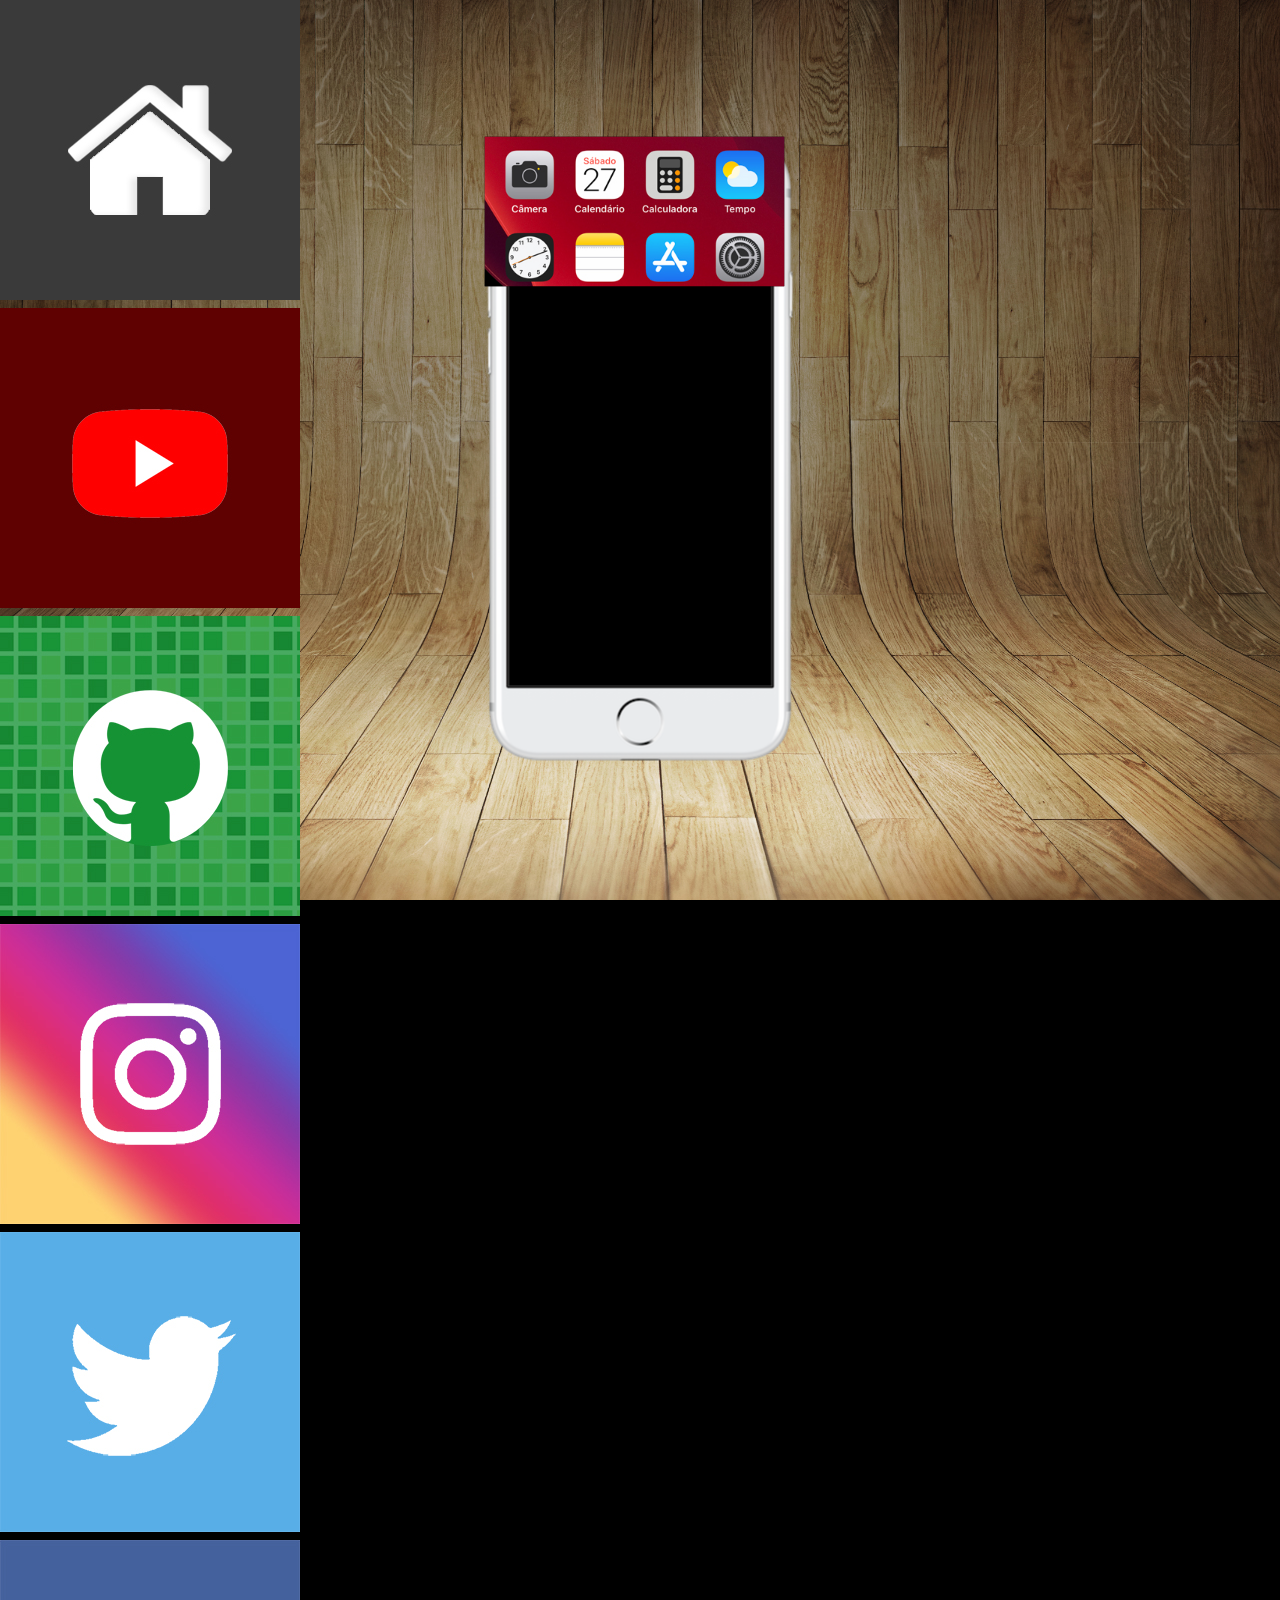
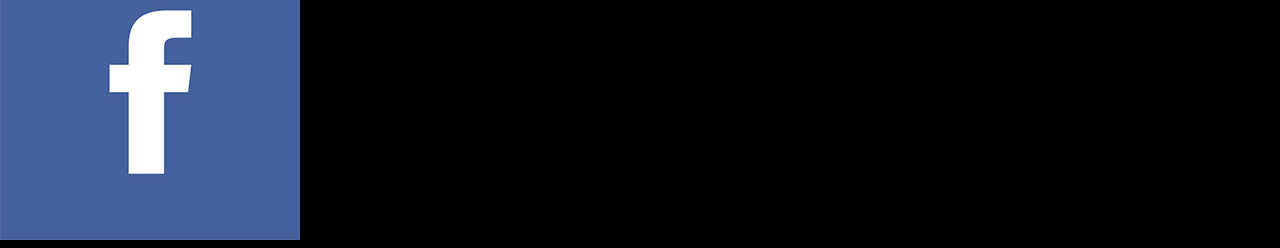
<file: index.html>
<!DOCTYPE html>
<html lang="pt-br">
<head>
    <meta charset="UTF-8">
    <meta name="viewport" content="width=device-width, initial-scale=1.0">
    <link rel="shortcut icon" href="favicon.ico" type="image/x-icon">
    <link rel="stylesheet" href="estilos/style.css">
    <title>Projeto Redes Sociais</title>
</head>
<body>
    <h1>
        <main>
            <section id="telefone">
                <iframe src="home.html" name="tela" id="tela" frameborder="0">
                    Seu nabegador não é compatível com isso.
                </iframe>
            </section>
            <section id="redes-sociais">
                <a href="home.html" target="tela"><img src="imagens/logo-home.jpg" 
                alt="Home"></a><br>
                <a href="youtube.html" target="tela"><img src="imagens/logo-youtube.jpg" alt="YouTube"></a><br>
                <a href="github.html" target="tela"><img src="imagens/logo-github.jpg" alt="GitHub"></a><br>
                <a href="instagram.html" target="tela"><img src="imagens/logo-instagram.jpg" alt="Instagram"></a><br>
                <a href="twitter.html" target="tela"><img src="imagens/logo-twitter.jpg" alt="Twitter"></a><br>
                <a href="facebook.html" target="tela"><img src="imagens/logo-facebook.jpg" alt="Facebook"></a>
            </section>
        </main>
    </h1>
</body>
</html>
</file>
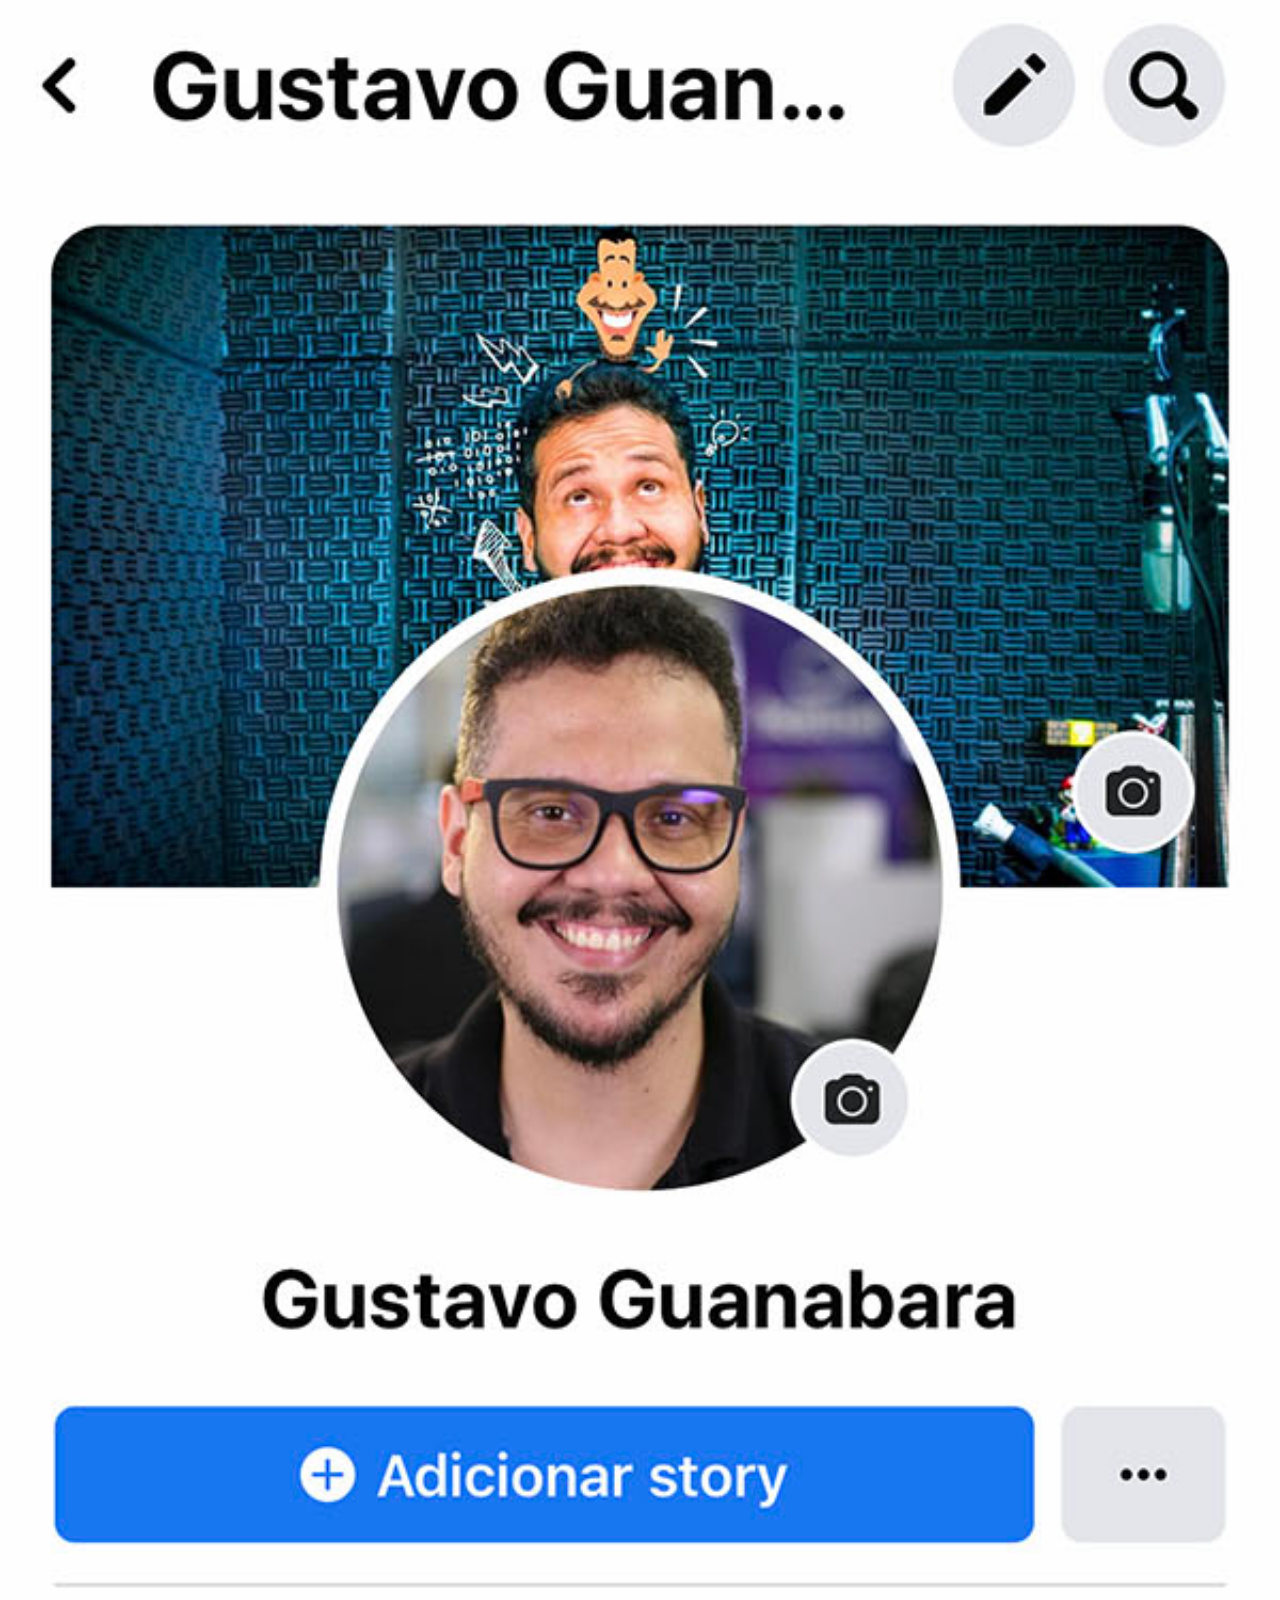
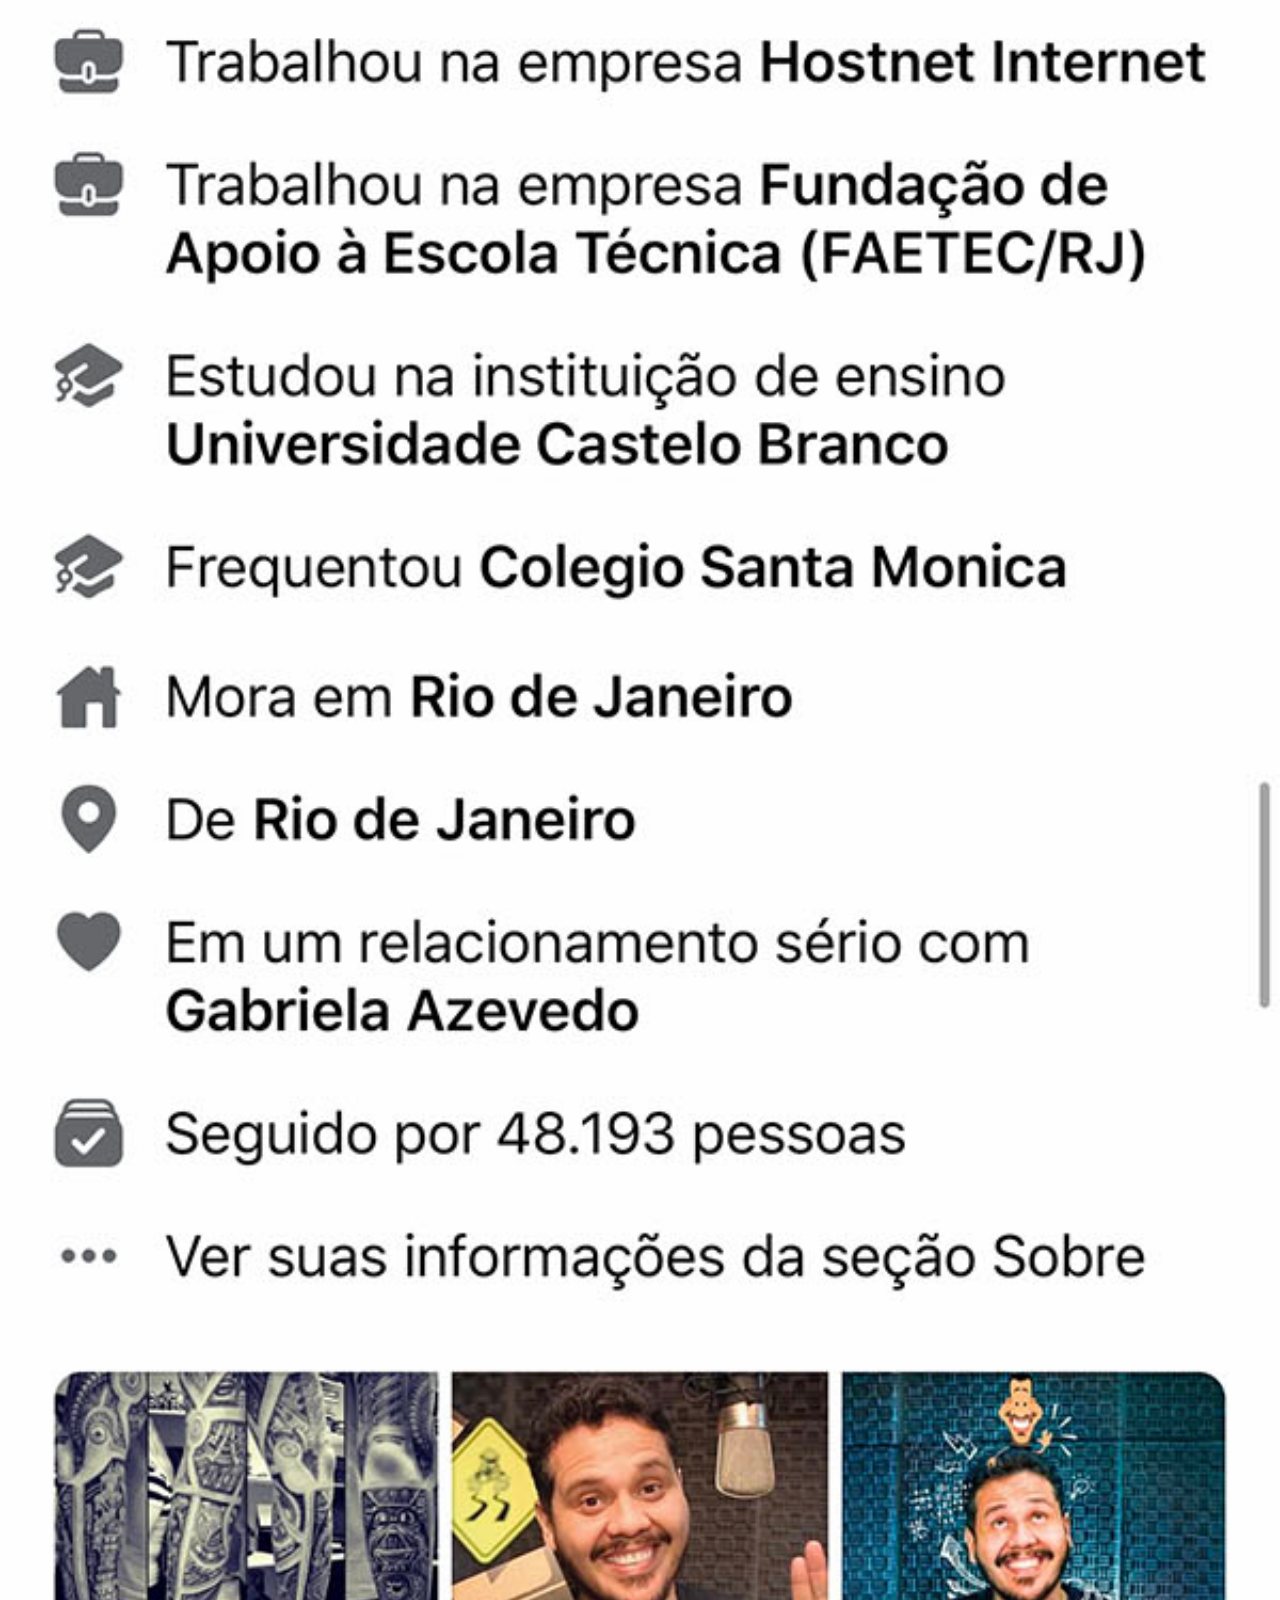
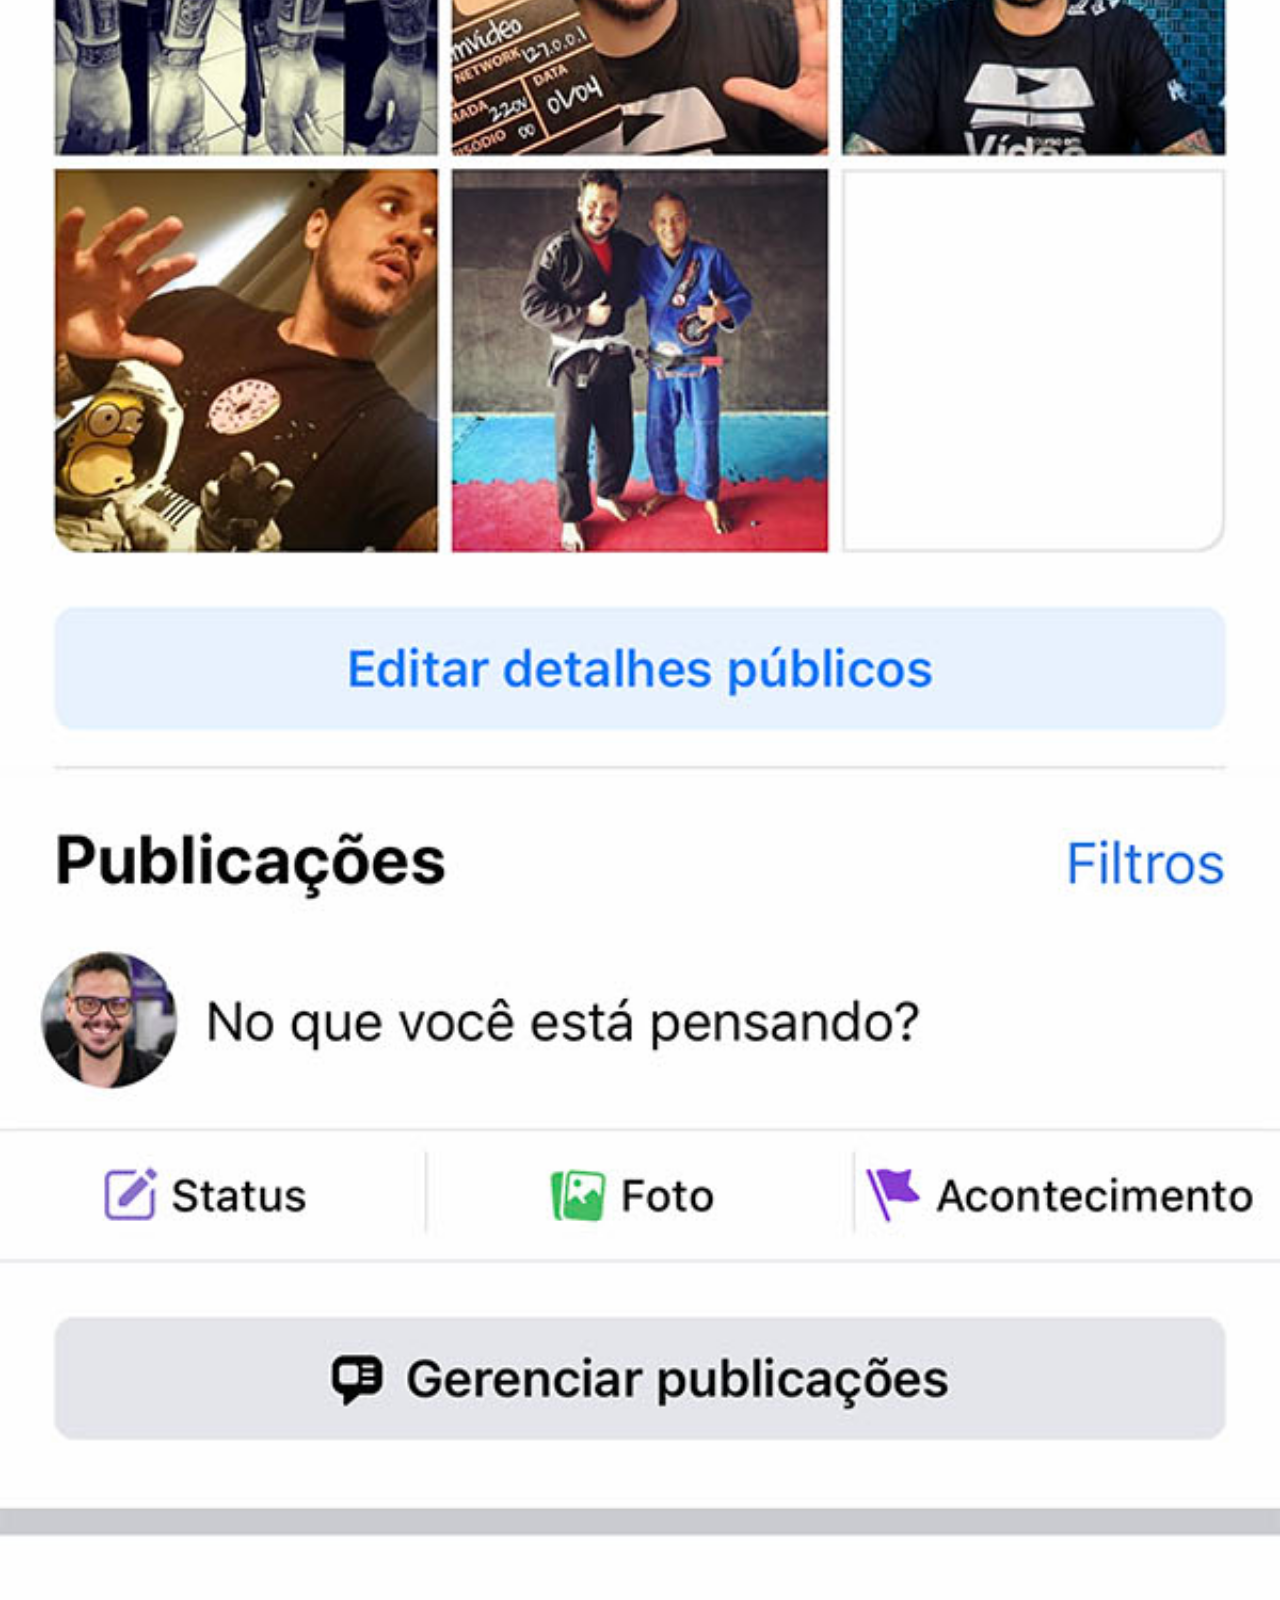
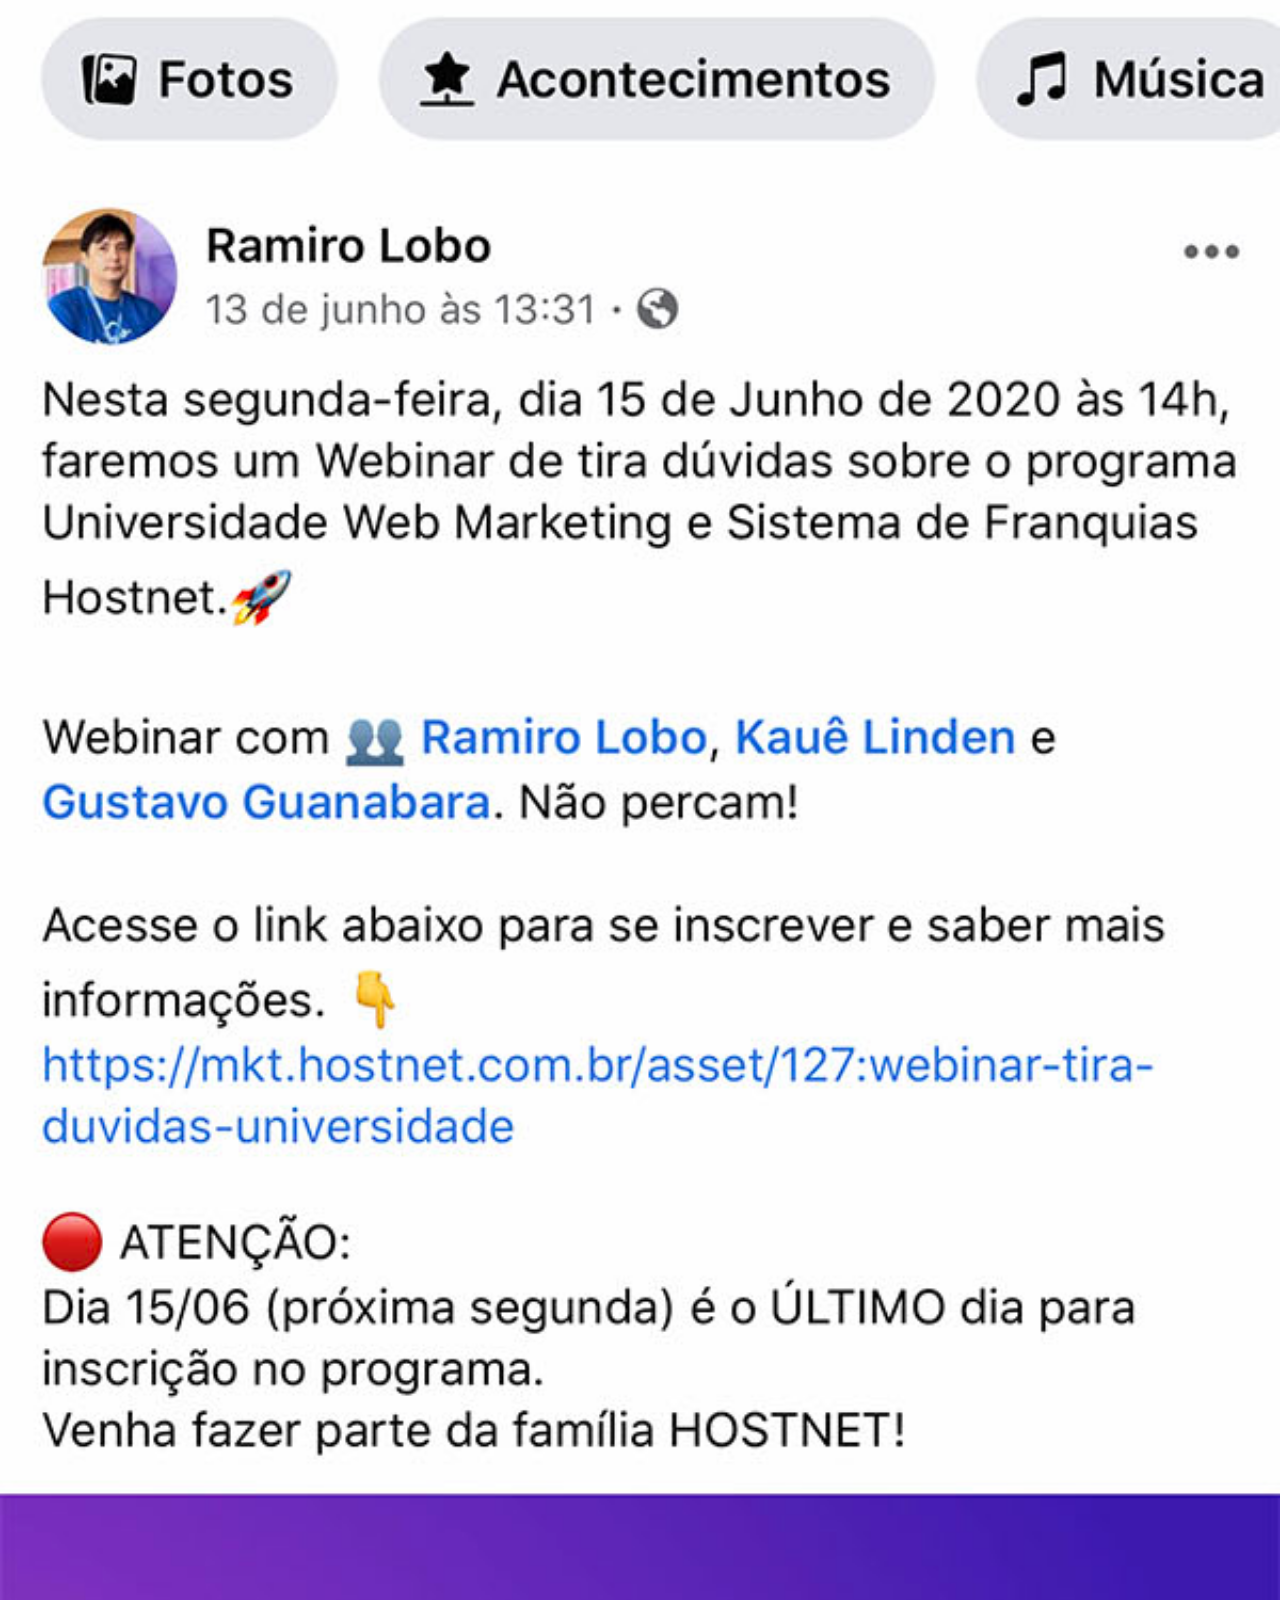
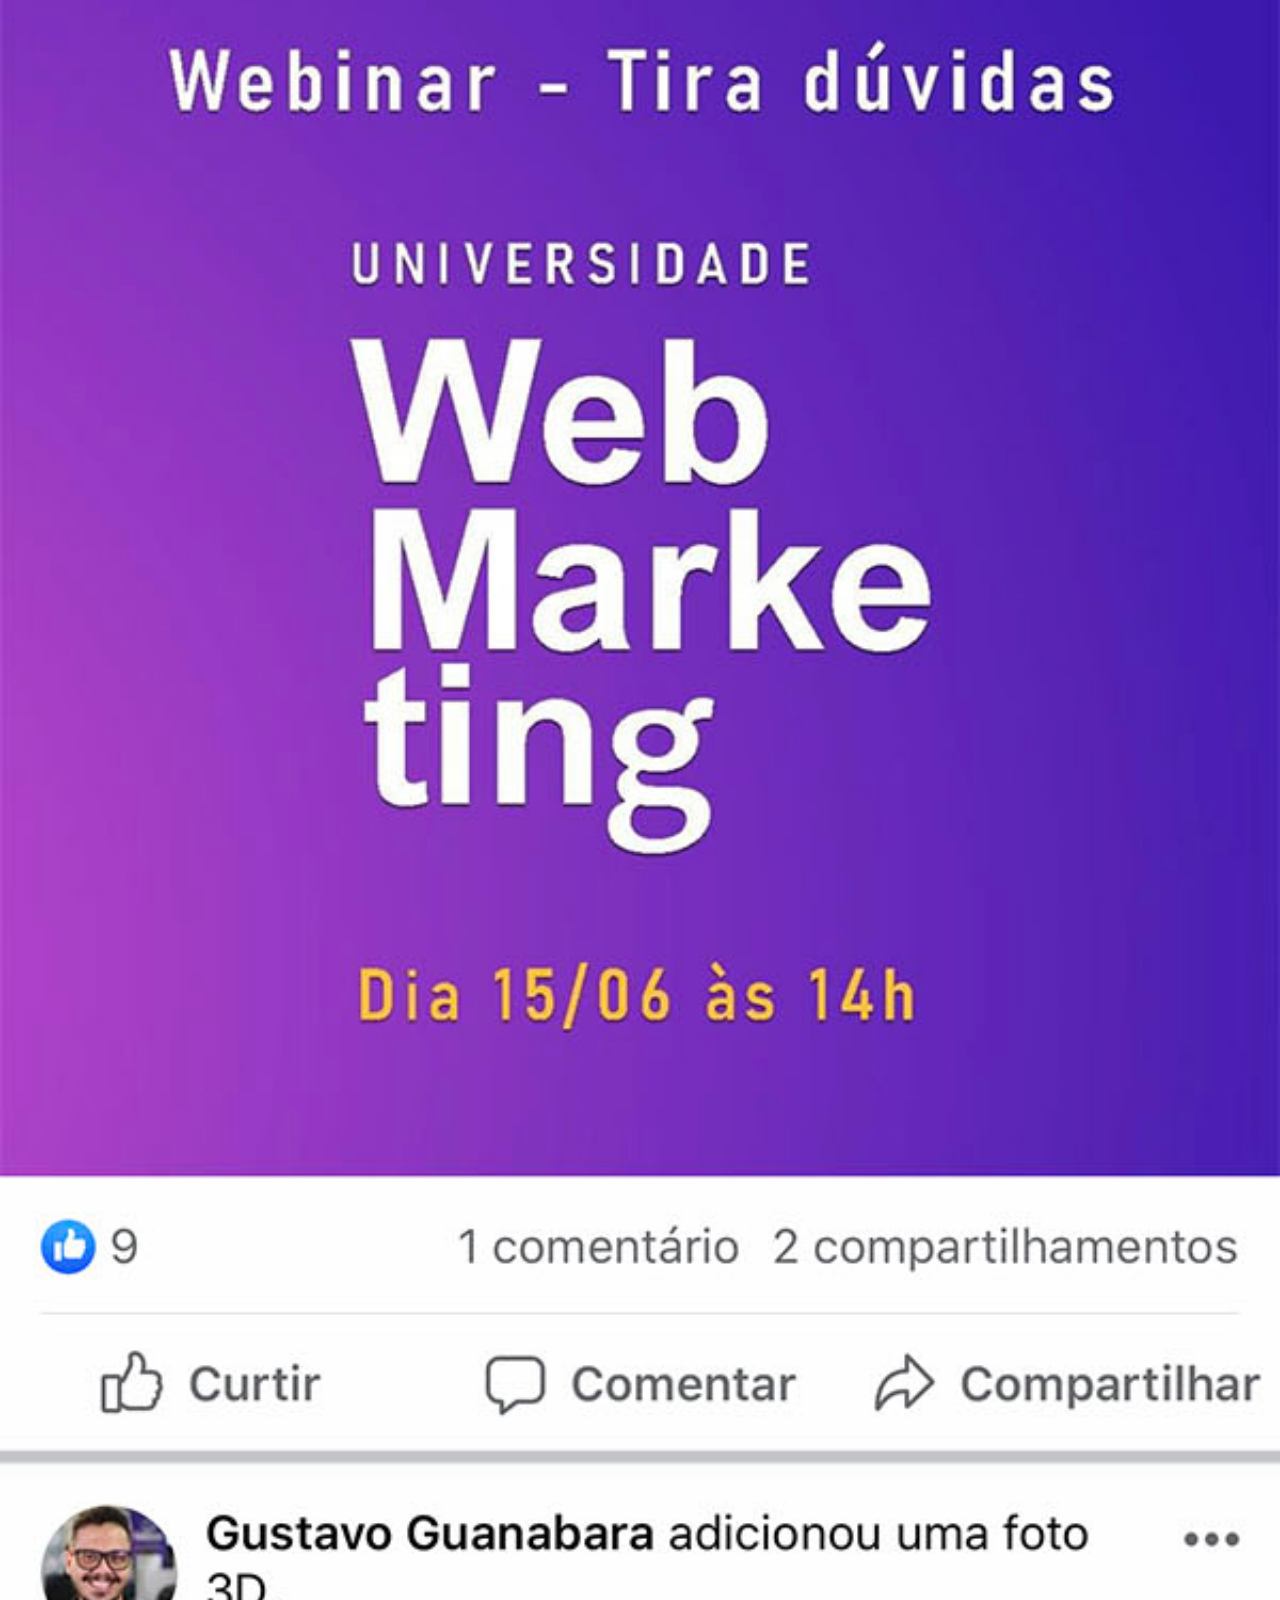
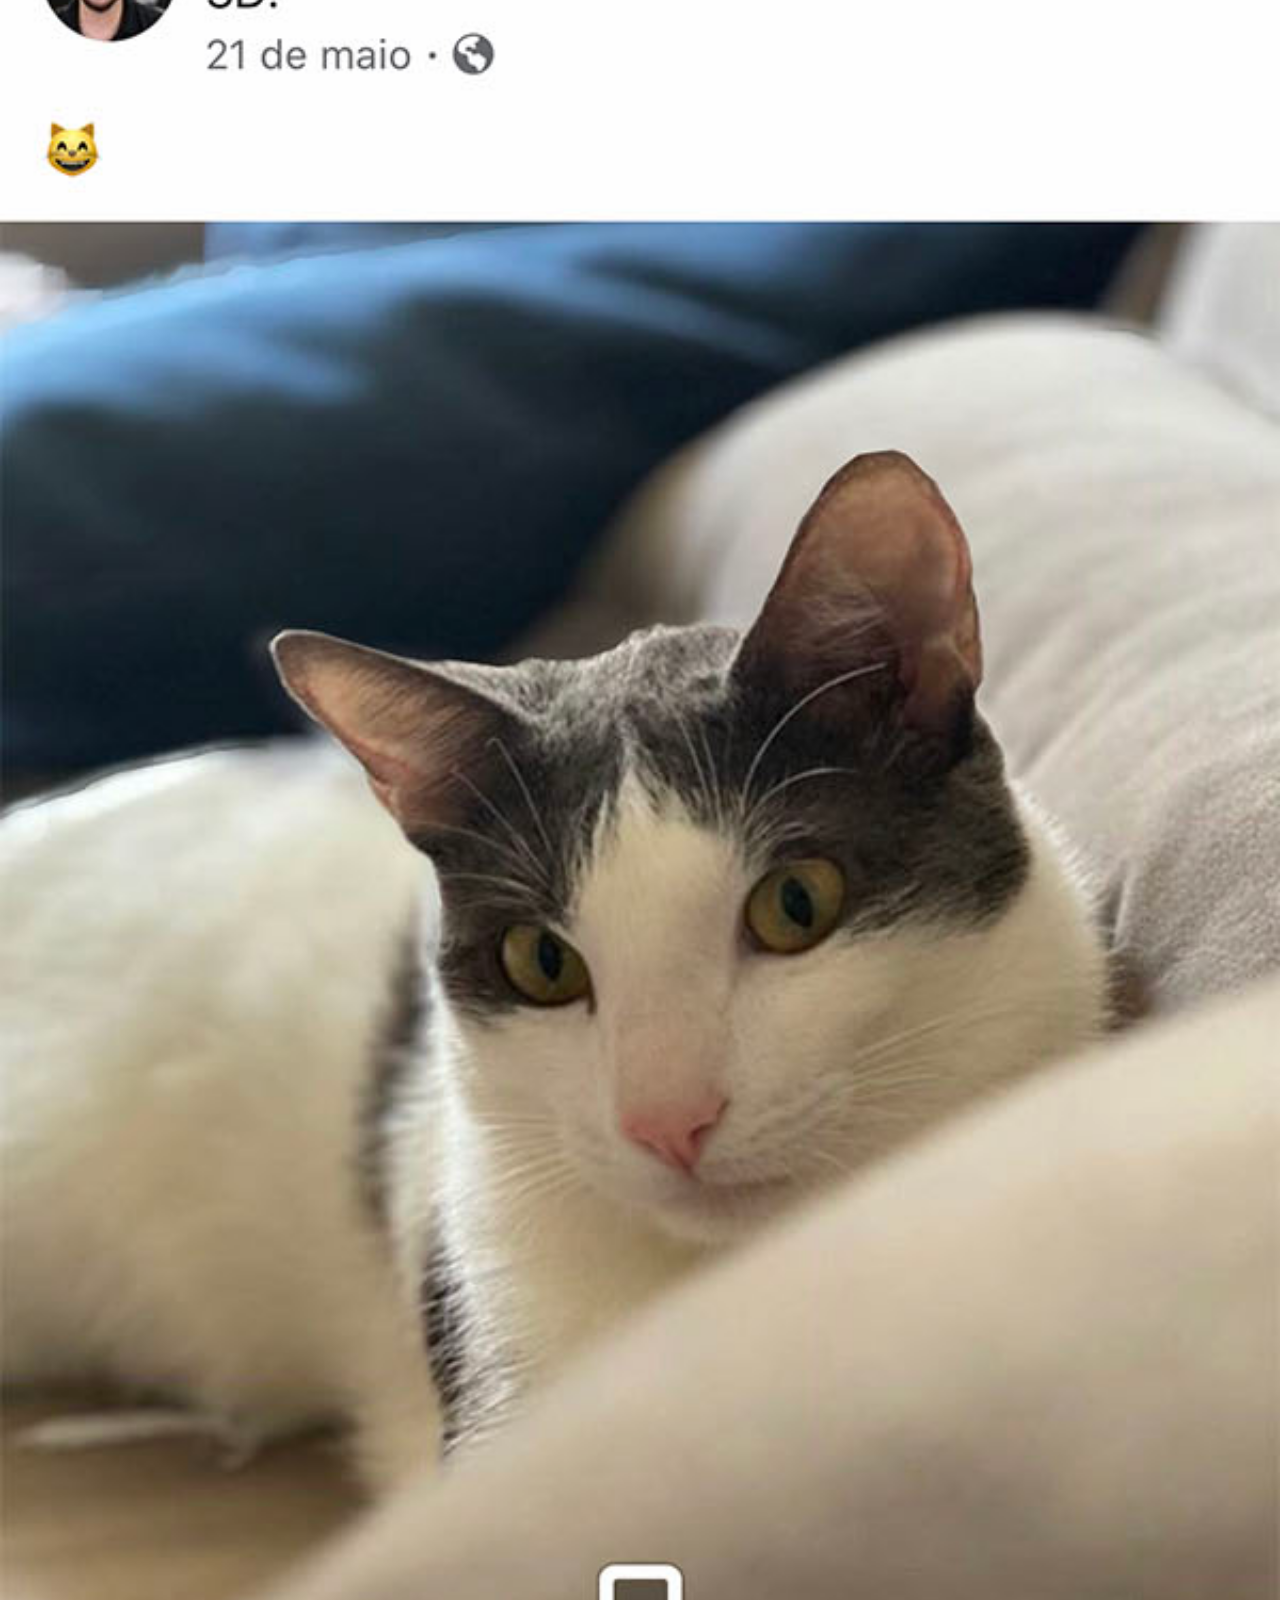
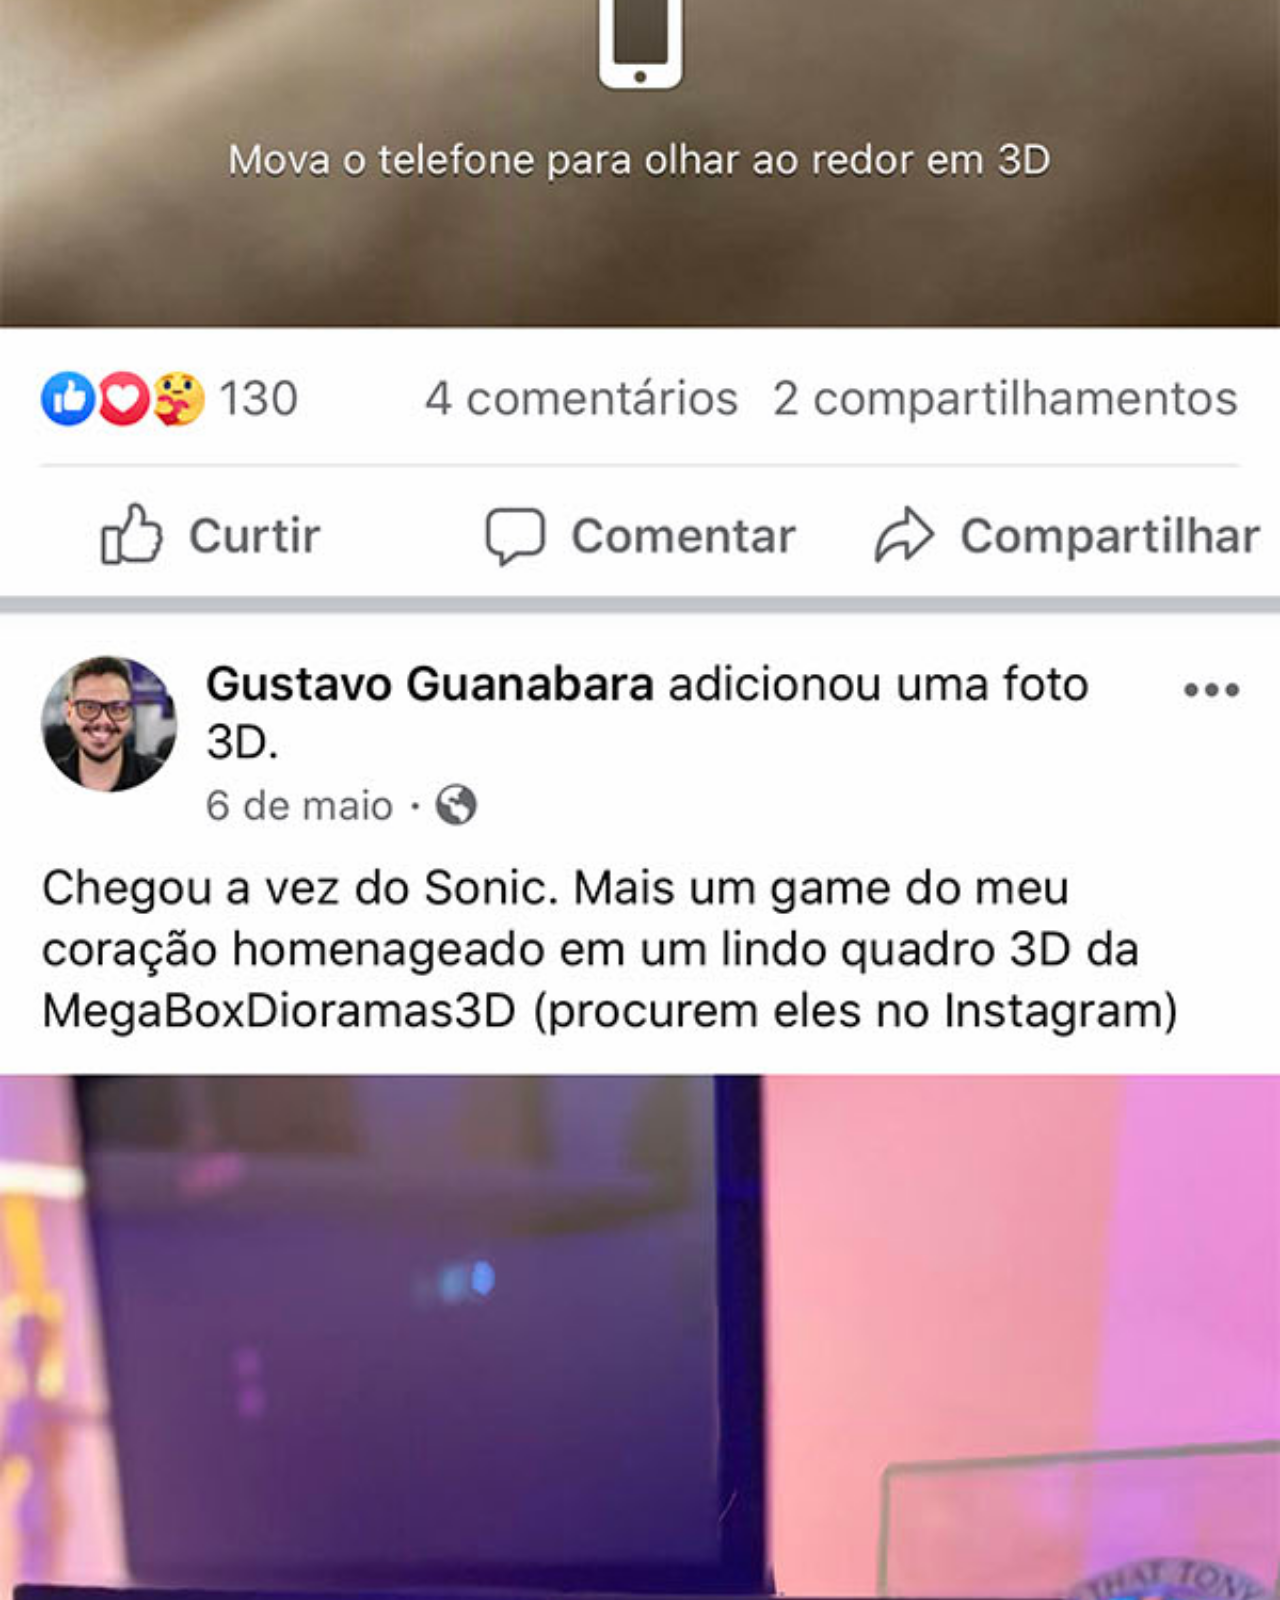
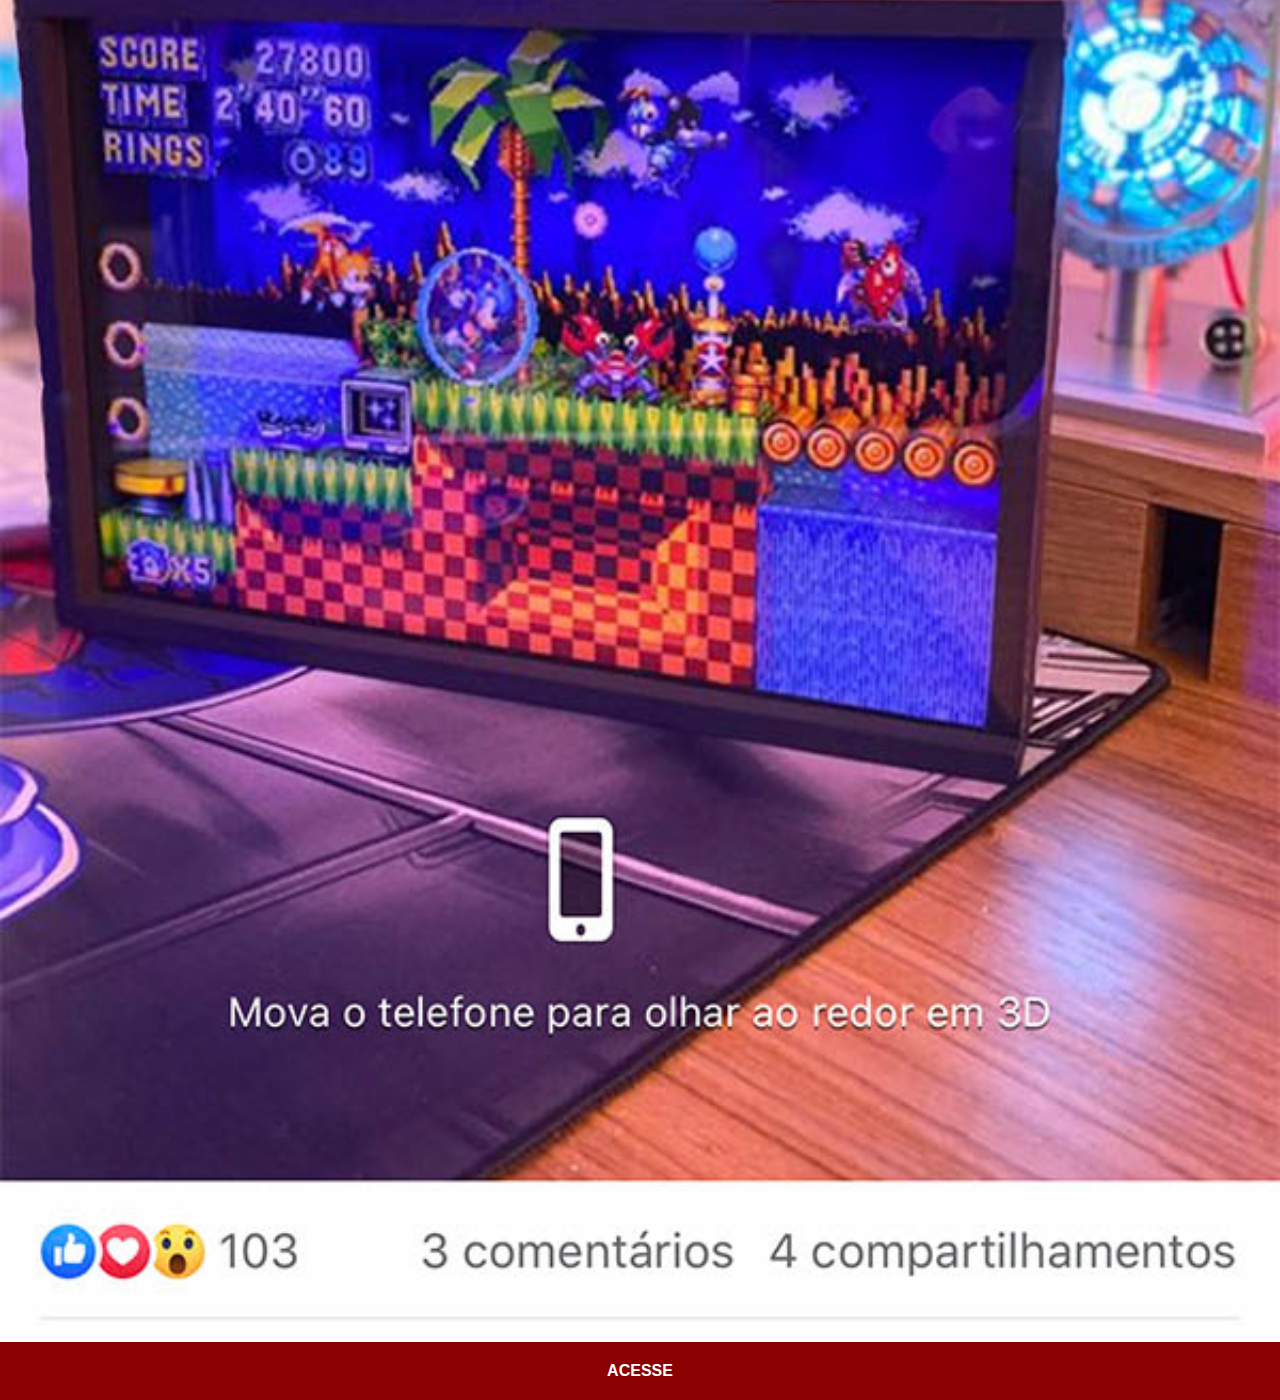
<file: facebook.html>
<!DOCTYPE html>
<html lang="pt-br">
<head>
    <meta charset="UTF-8">
    <meta name="viewport" content="width=device-width, initial-scale=1.0">
    <title>Facebook</title>
    <link rel="stylesheet" href="estilos/social.css">
</head>
<body>
    <img src="imagens/tela-facebook.jpg" alt="Facebook">
    <a href="https://pt-br.facebook.com/" target="_blank">ACESSE</a>
</body>
</html>
</file>
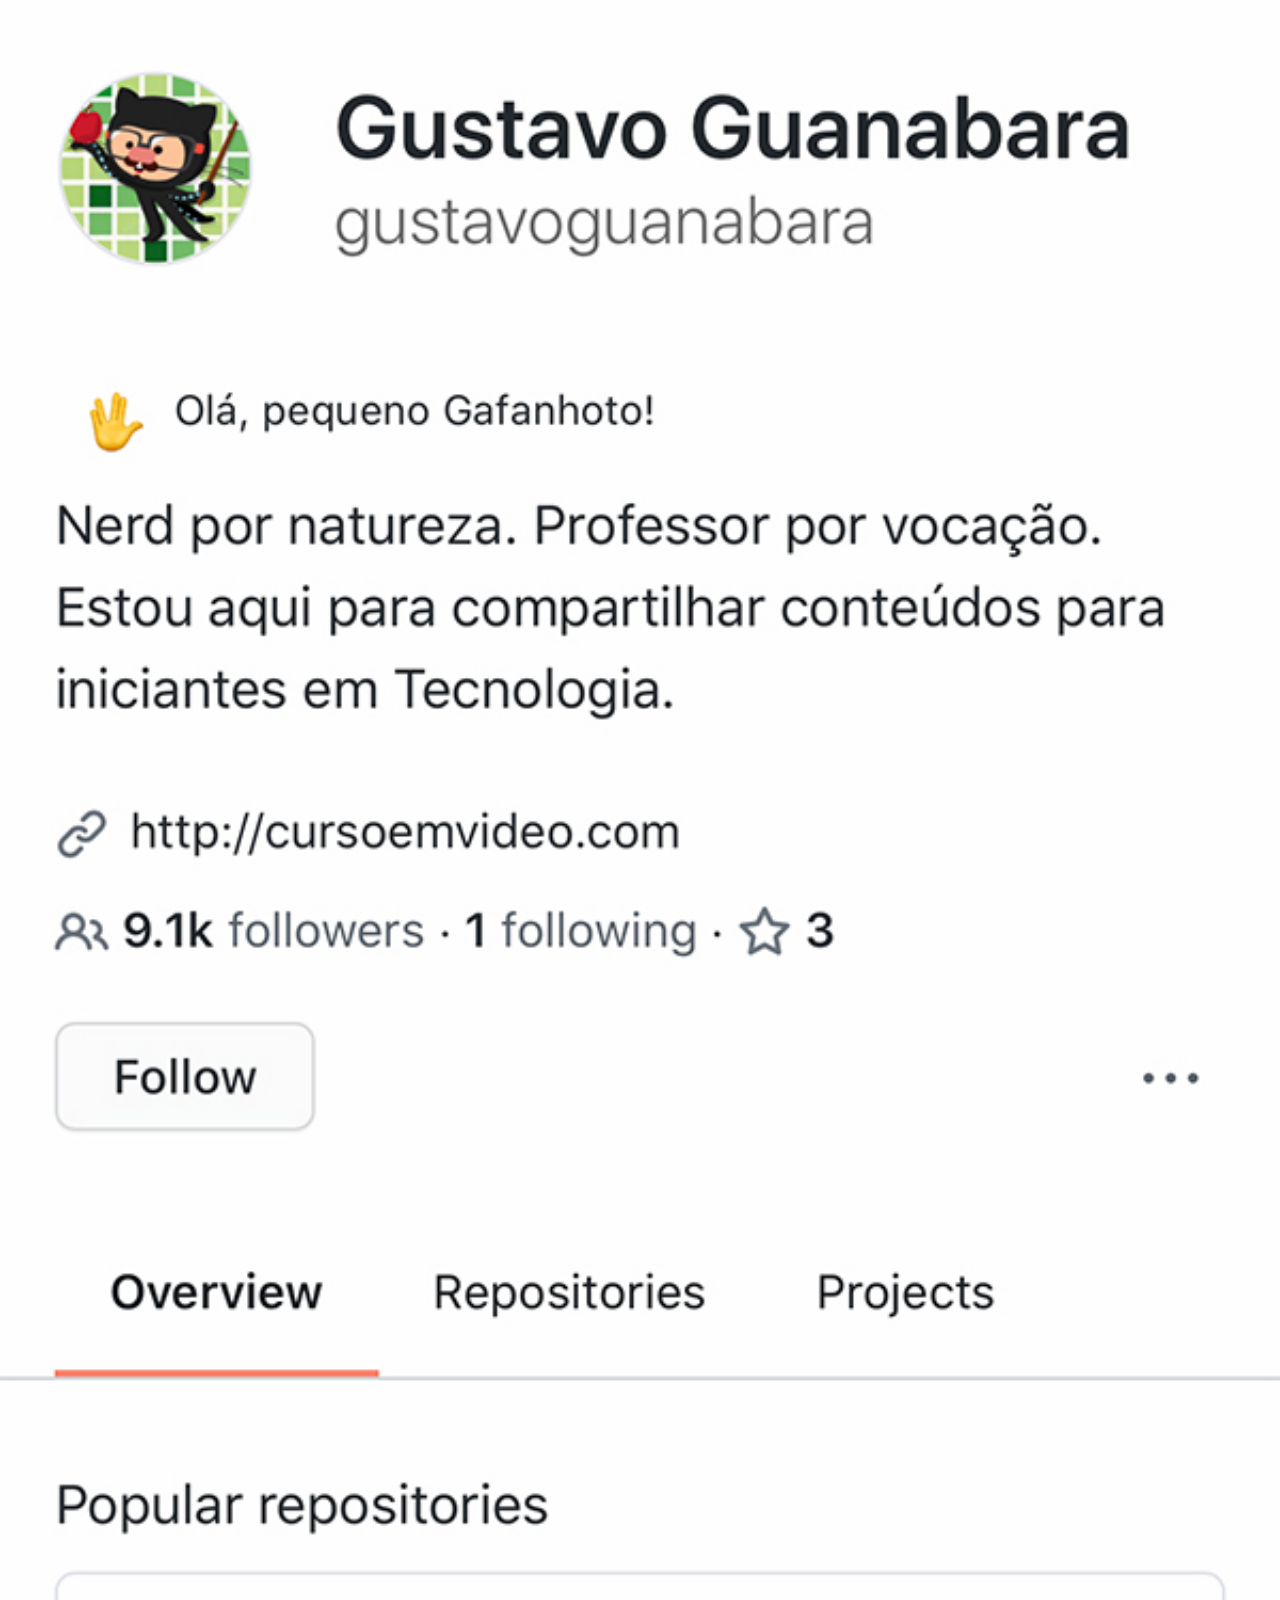
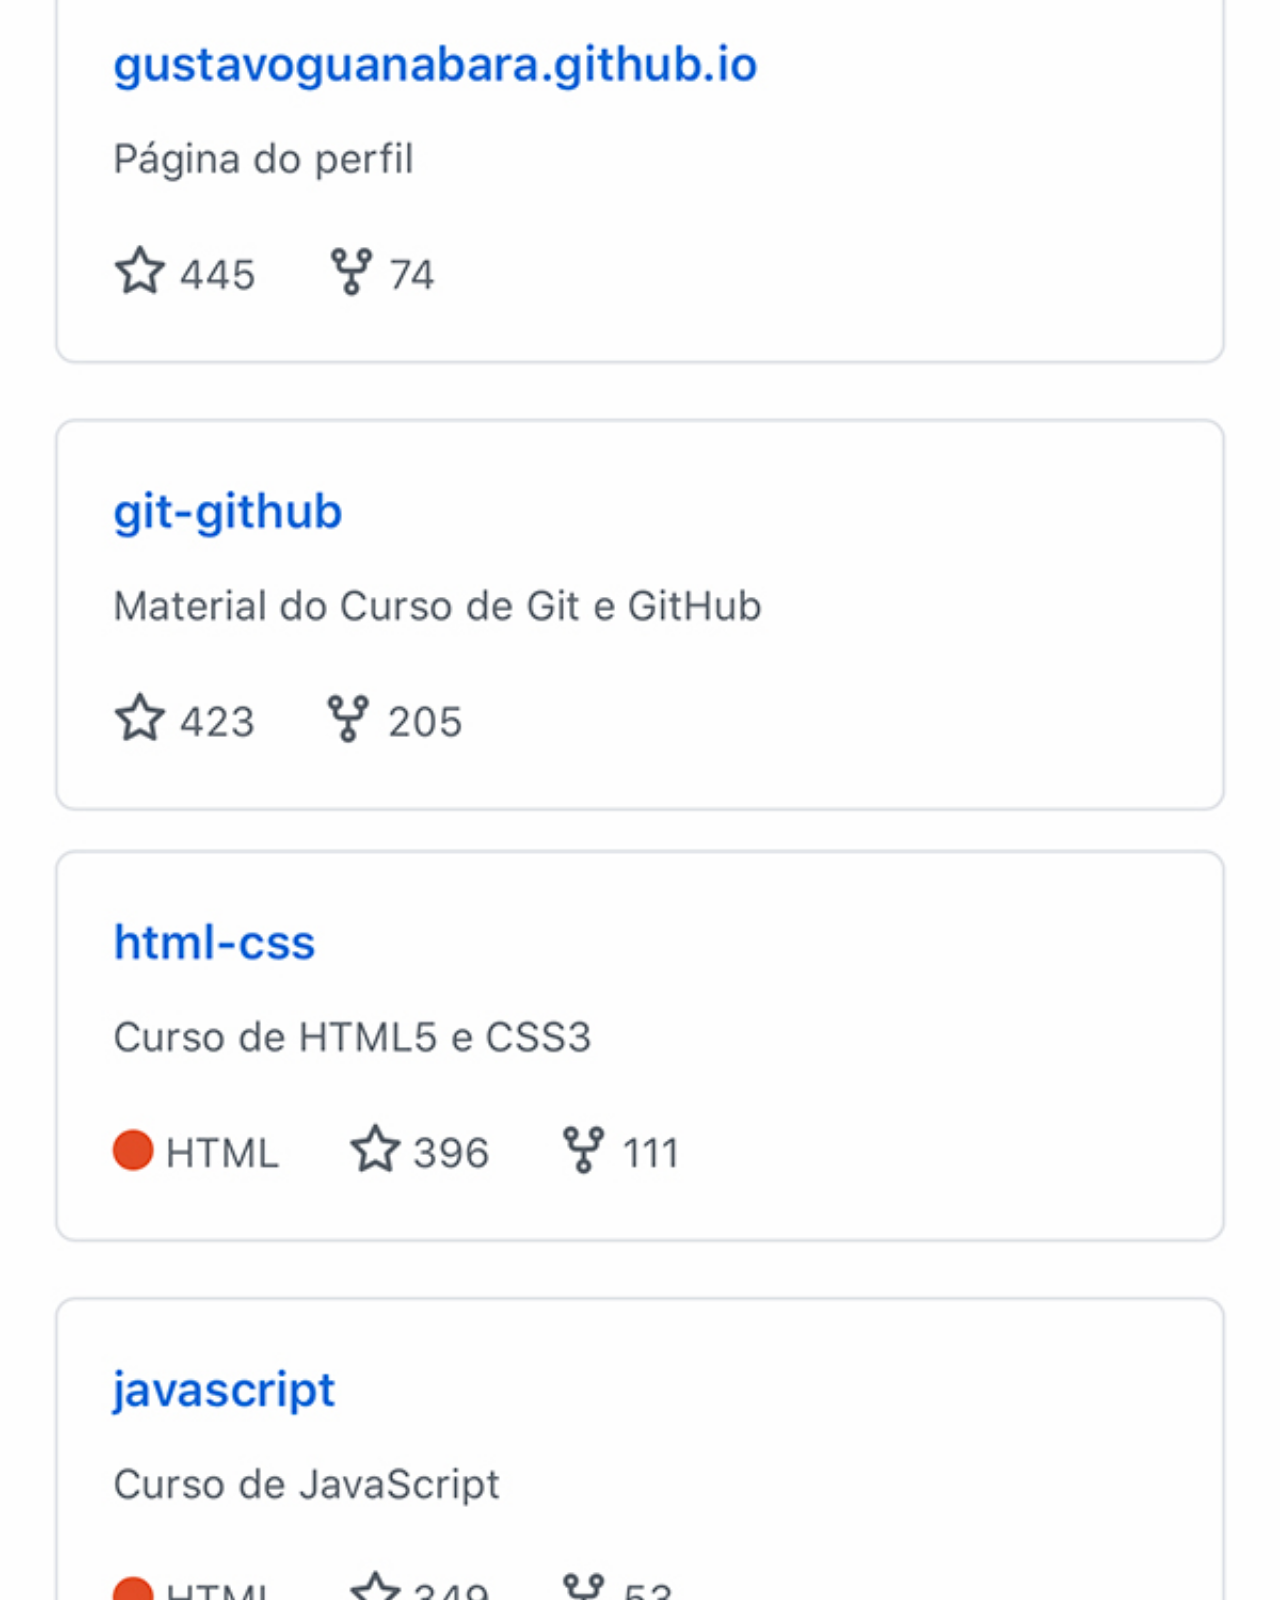
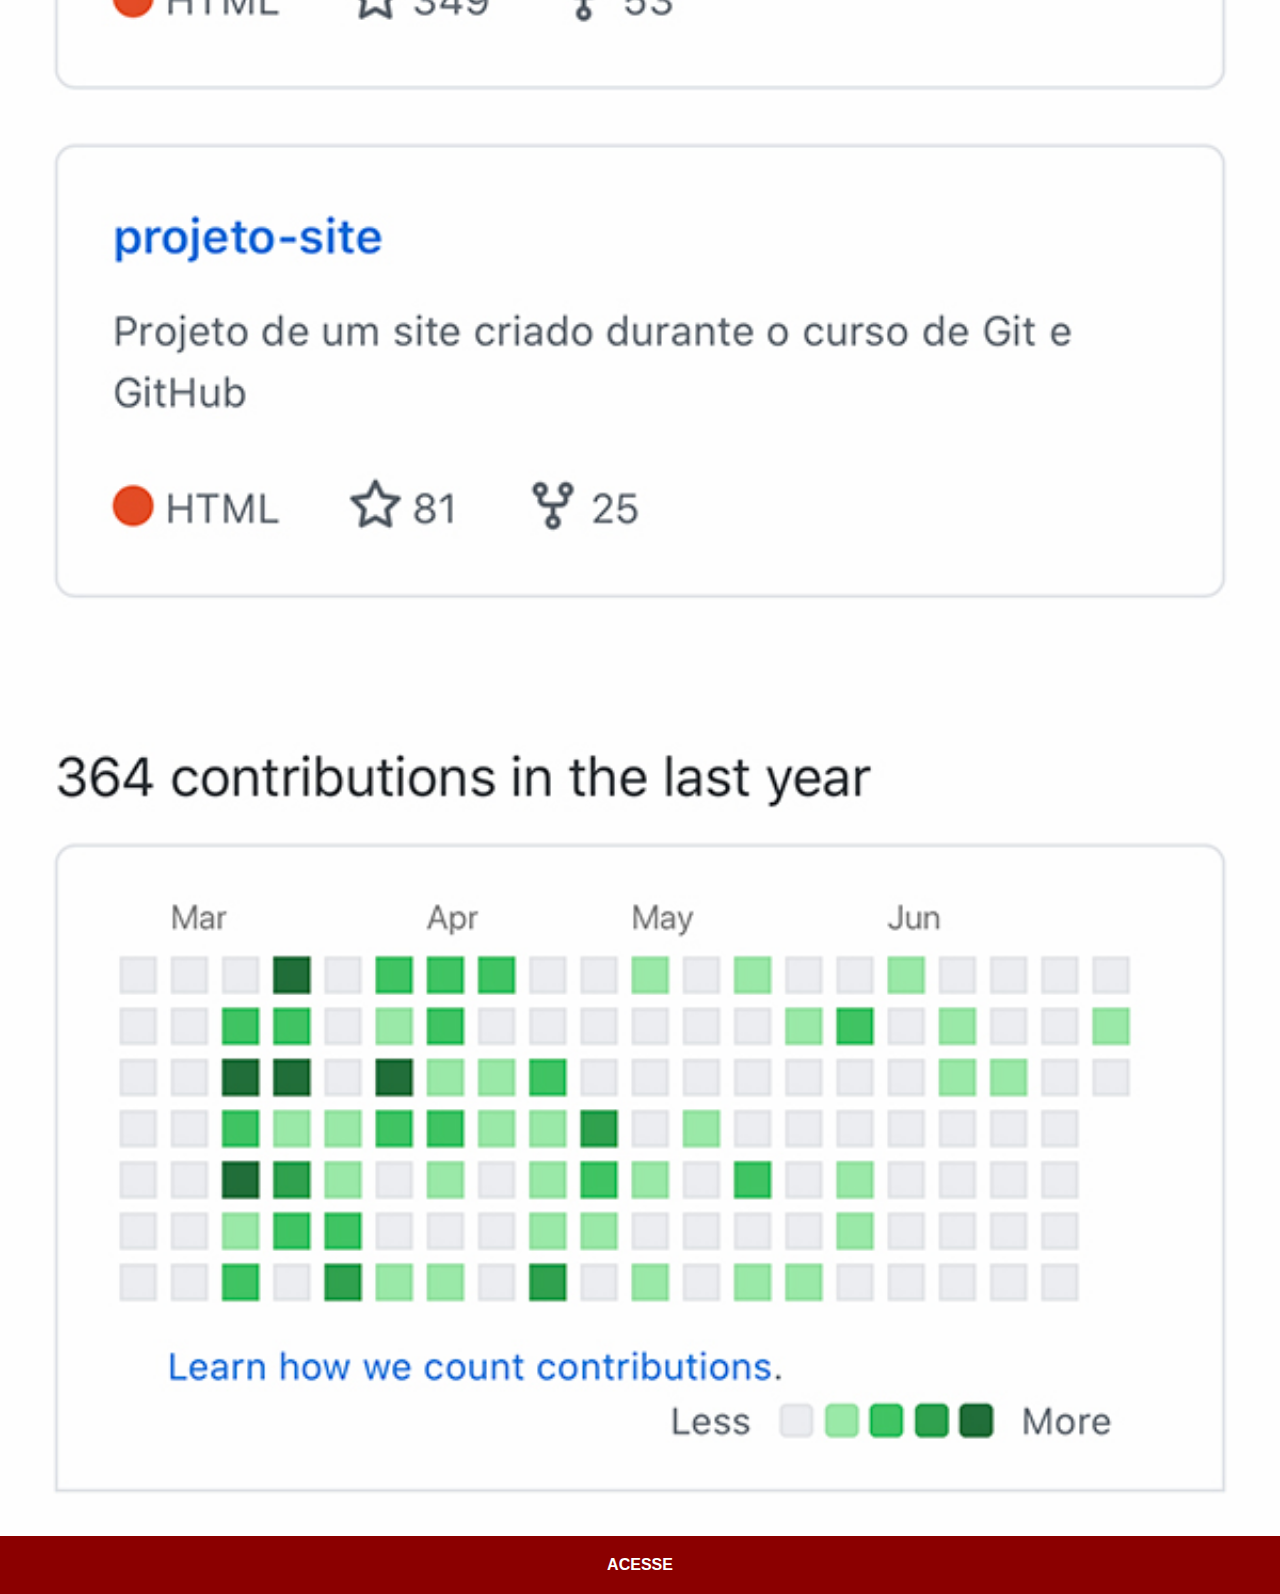
<file: github.html>
<!DOCTYPE html>
<html lang="pt-br">
<head>
    <meta charset="UTF-8">
    <meta name="viewport" content="width=device-width, initial-scale=1.0">
    <title>GitHub</title>
    <link rel="stylesheet" href="estilos/social.css">
</head>
<body>
    <img src="imagens/tela-github.jpg" alt="GitHub">
    <a href="https://github.com/gabriel17868" target="_blank">ACESSE</a>
</body>
</html>
</file>
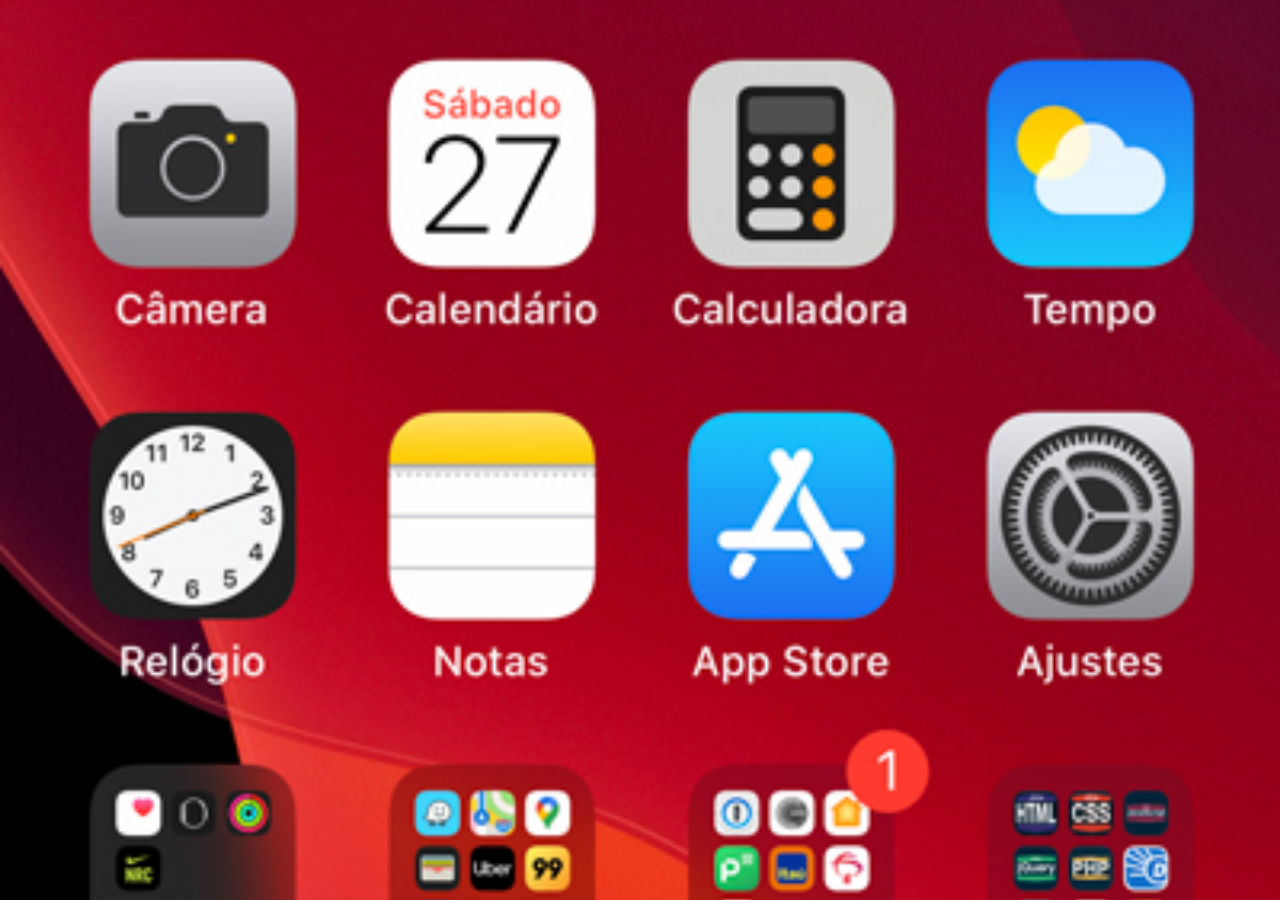
<file: home.html>
<!DOCTYPE html>
<html lang="pt-br">
<head>
    <meta charset="UTF-8">
    <meta name="viewport" content="width=device-width, initial-scale=1.0">
    <title>Document</title>
    <style>
        *{
            margin: 0px;
            padding: 0px;
        }

        body {
            width: 100vw;
            height: 100vh;
            background: black url('imagens/tela-home.jpg') no-repeat top center;
            background-size: cover;
        }
    </style>
</head>
<body>
    
</body>
</html>
</file>
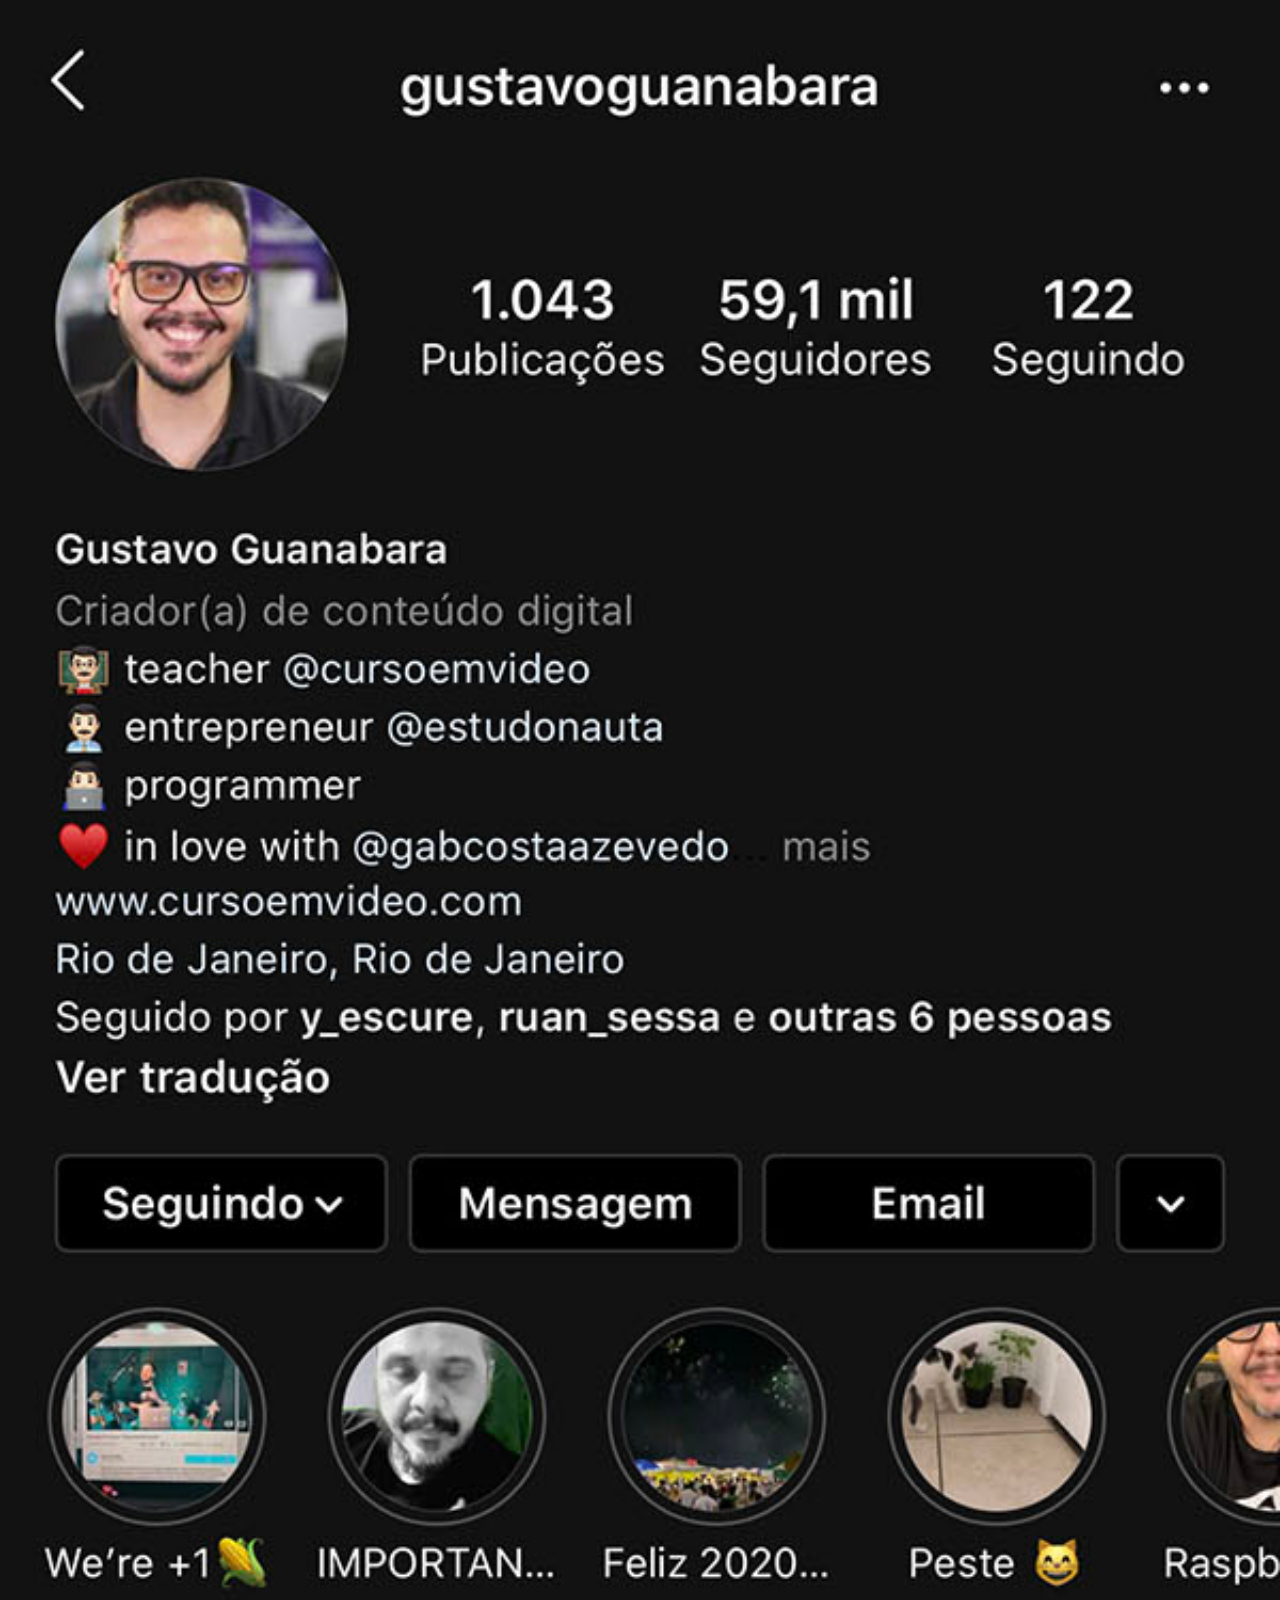
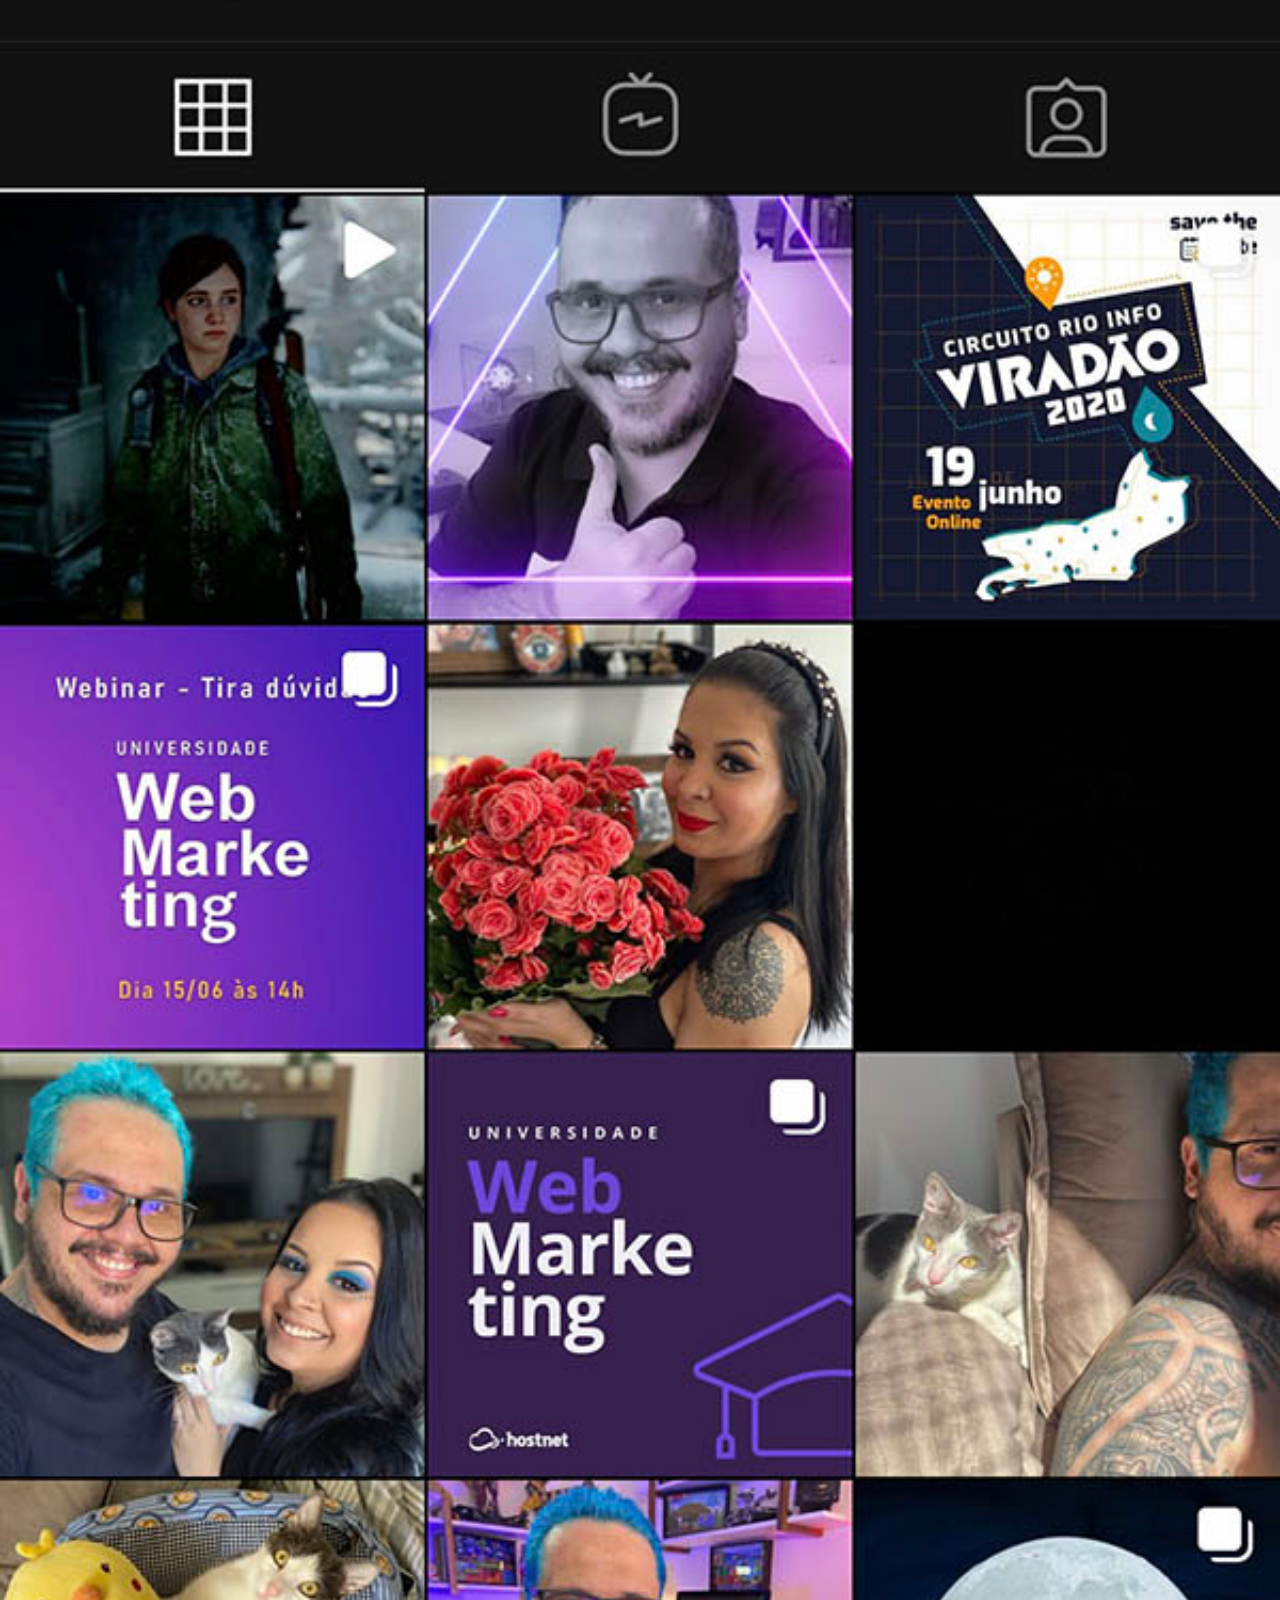
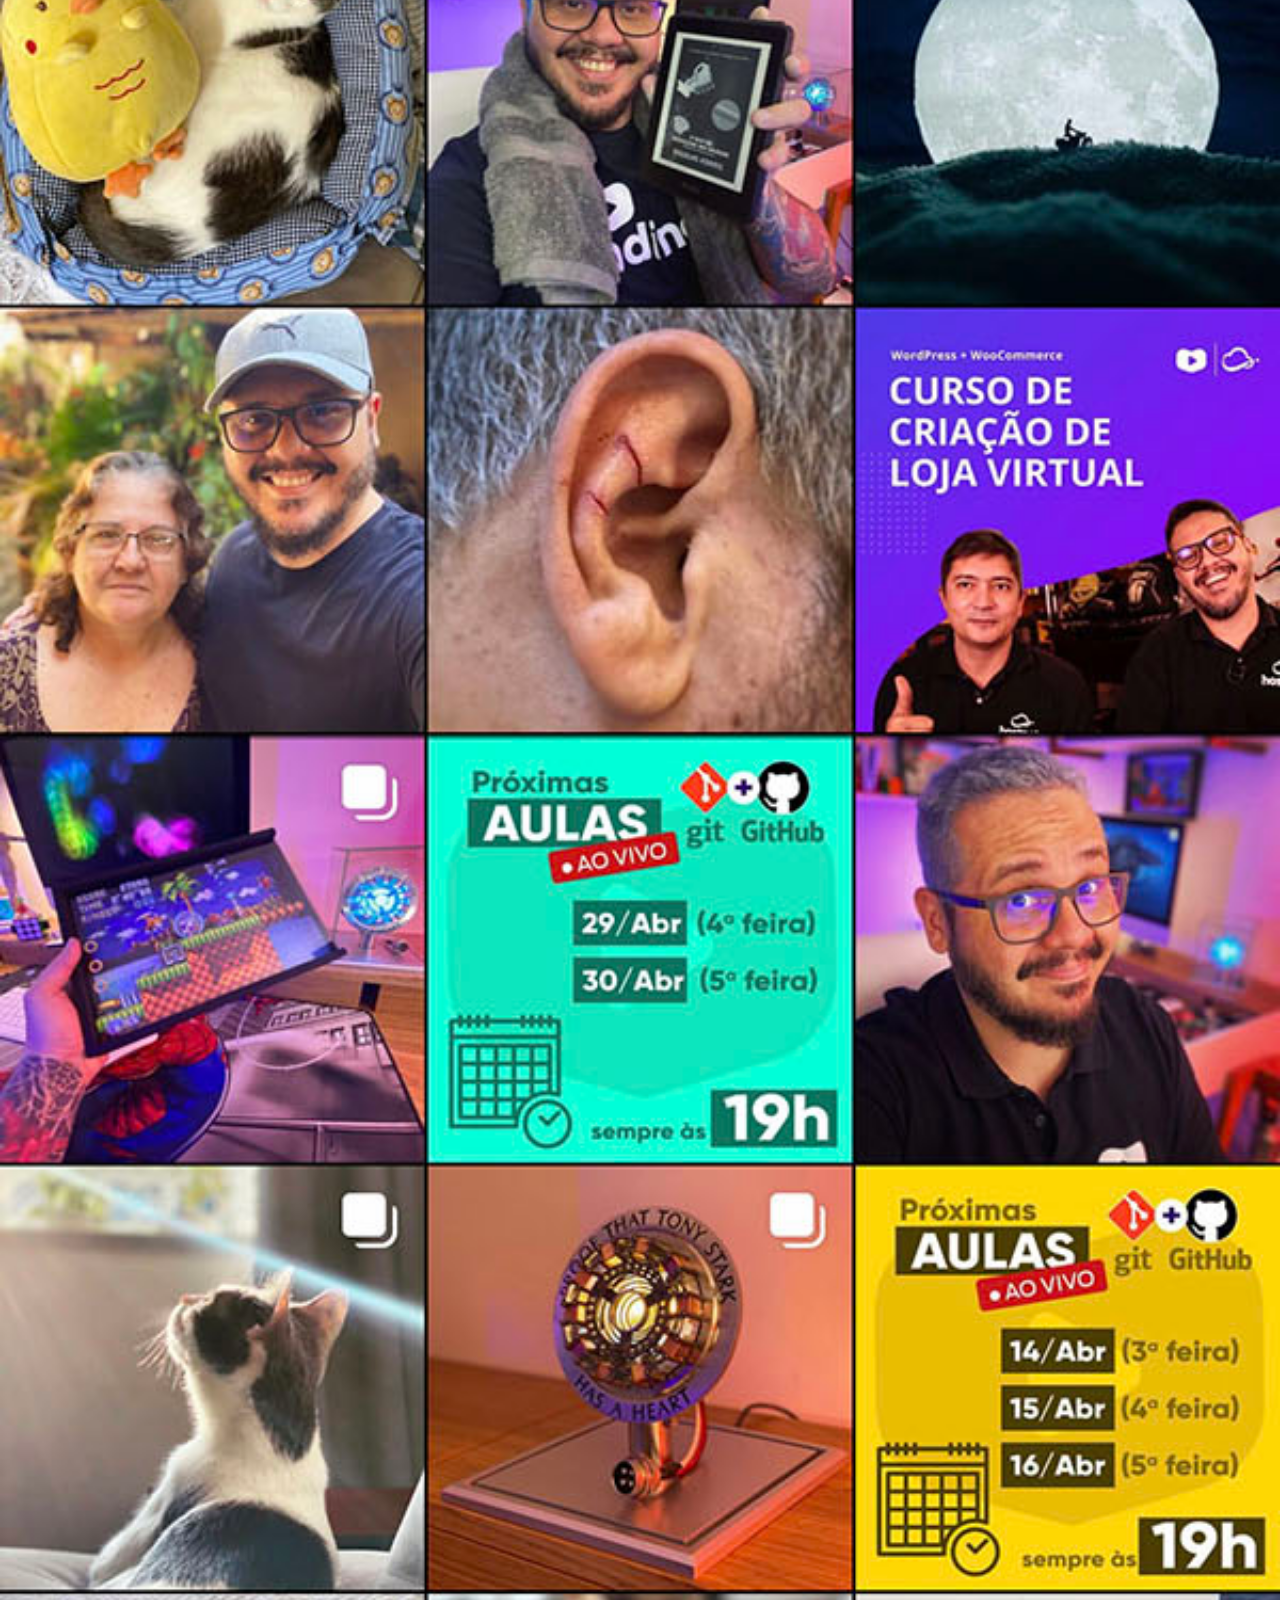
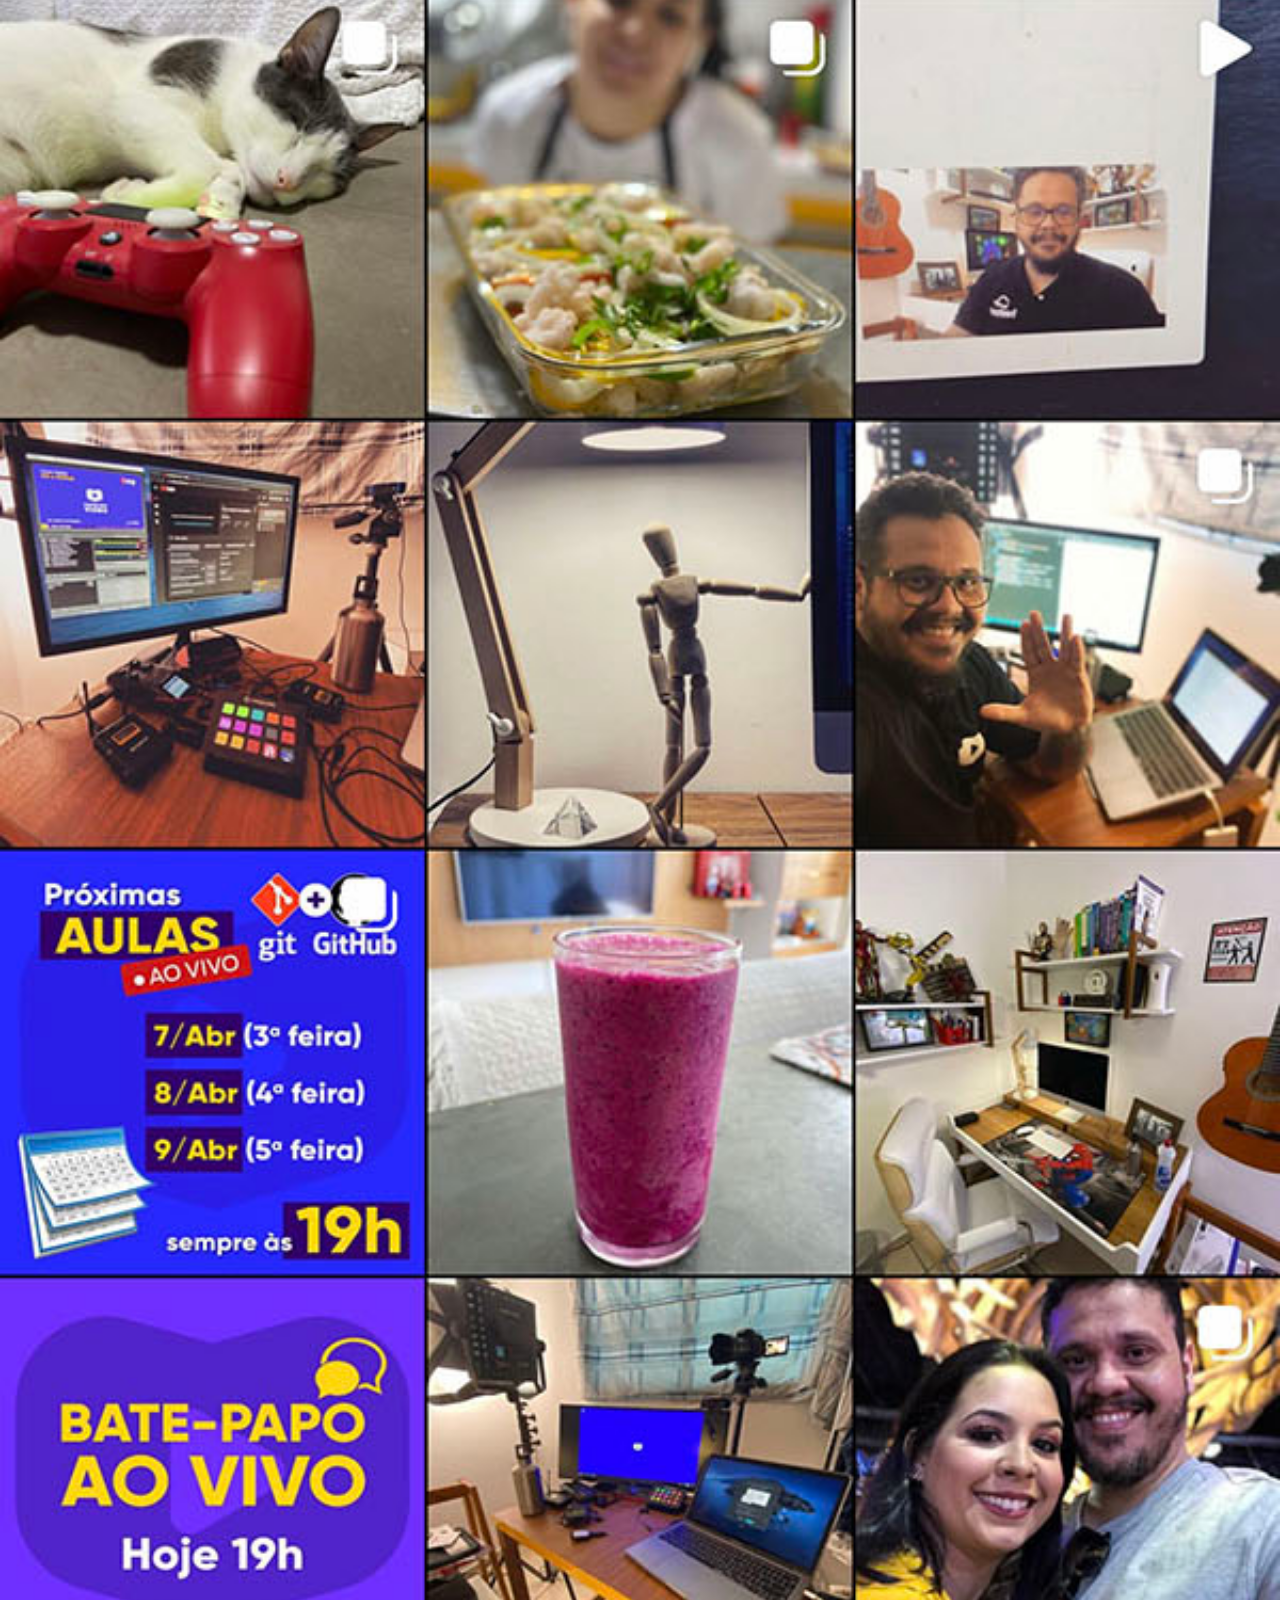
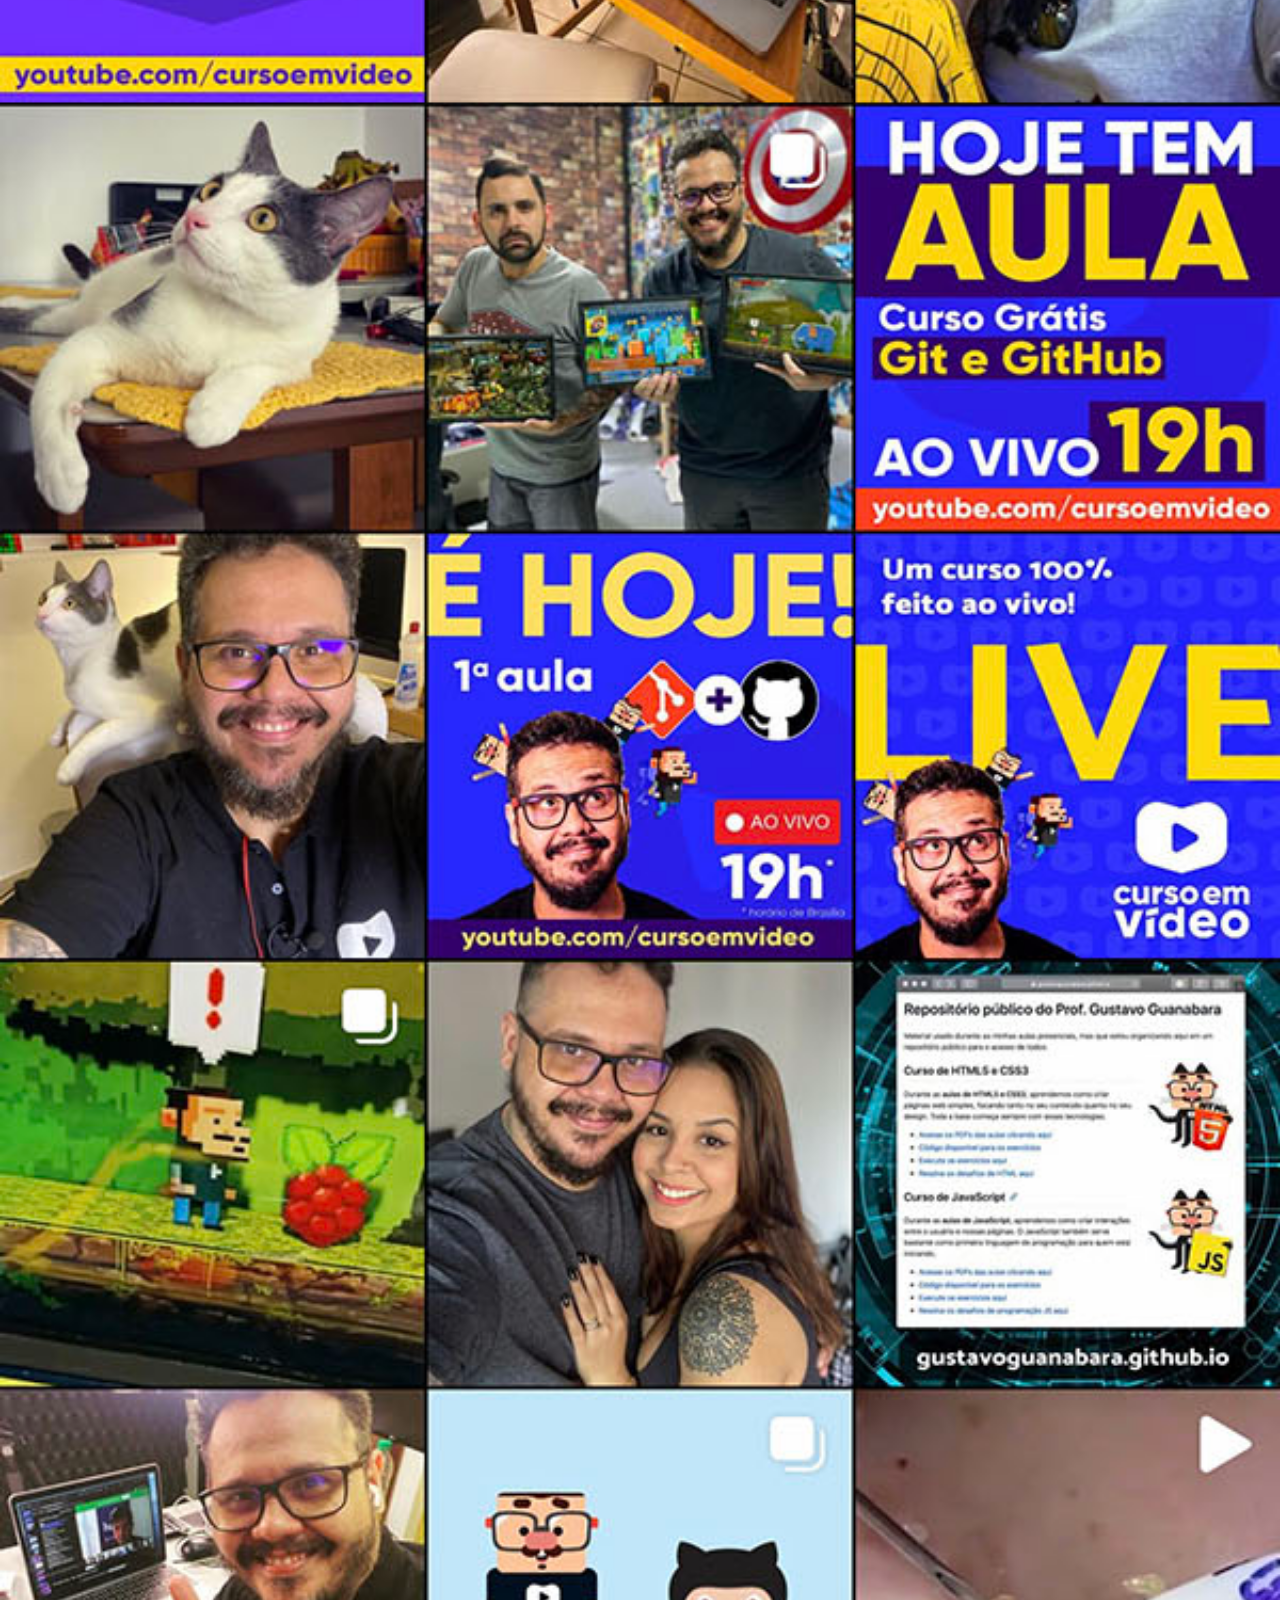
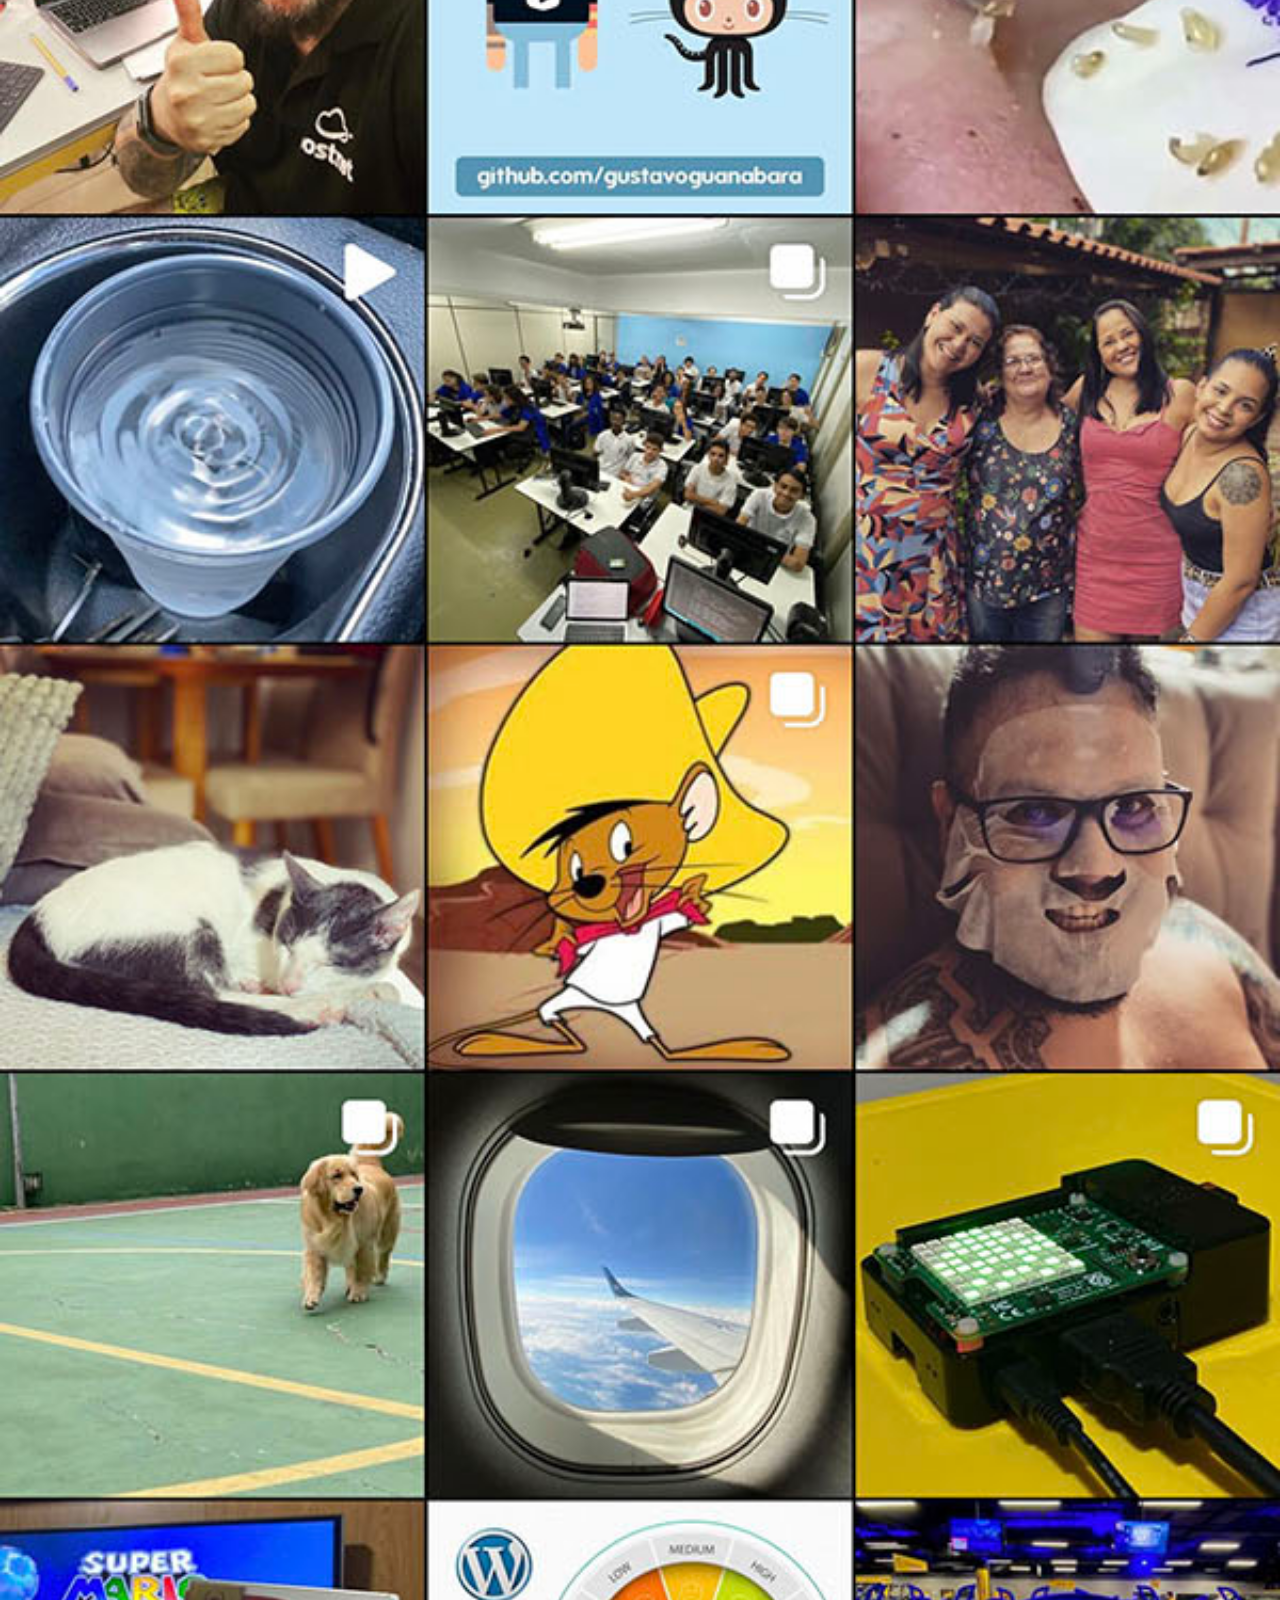
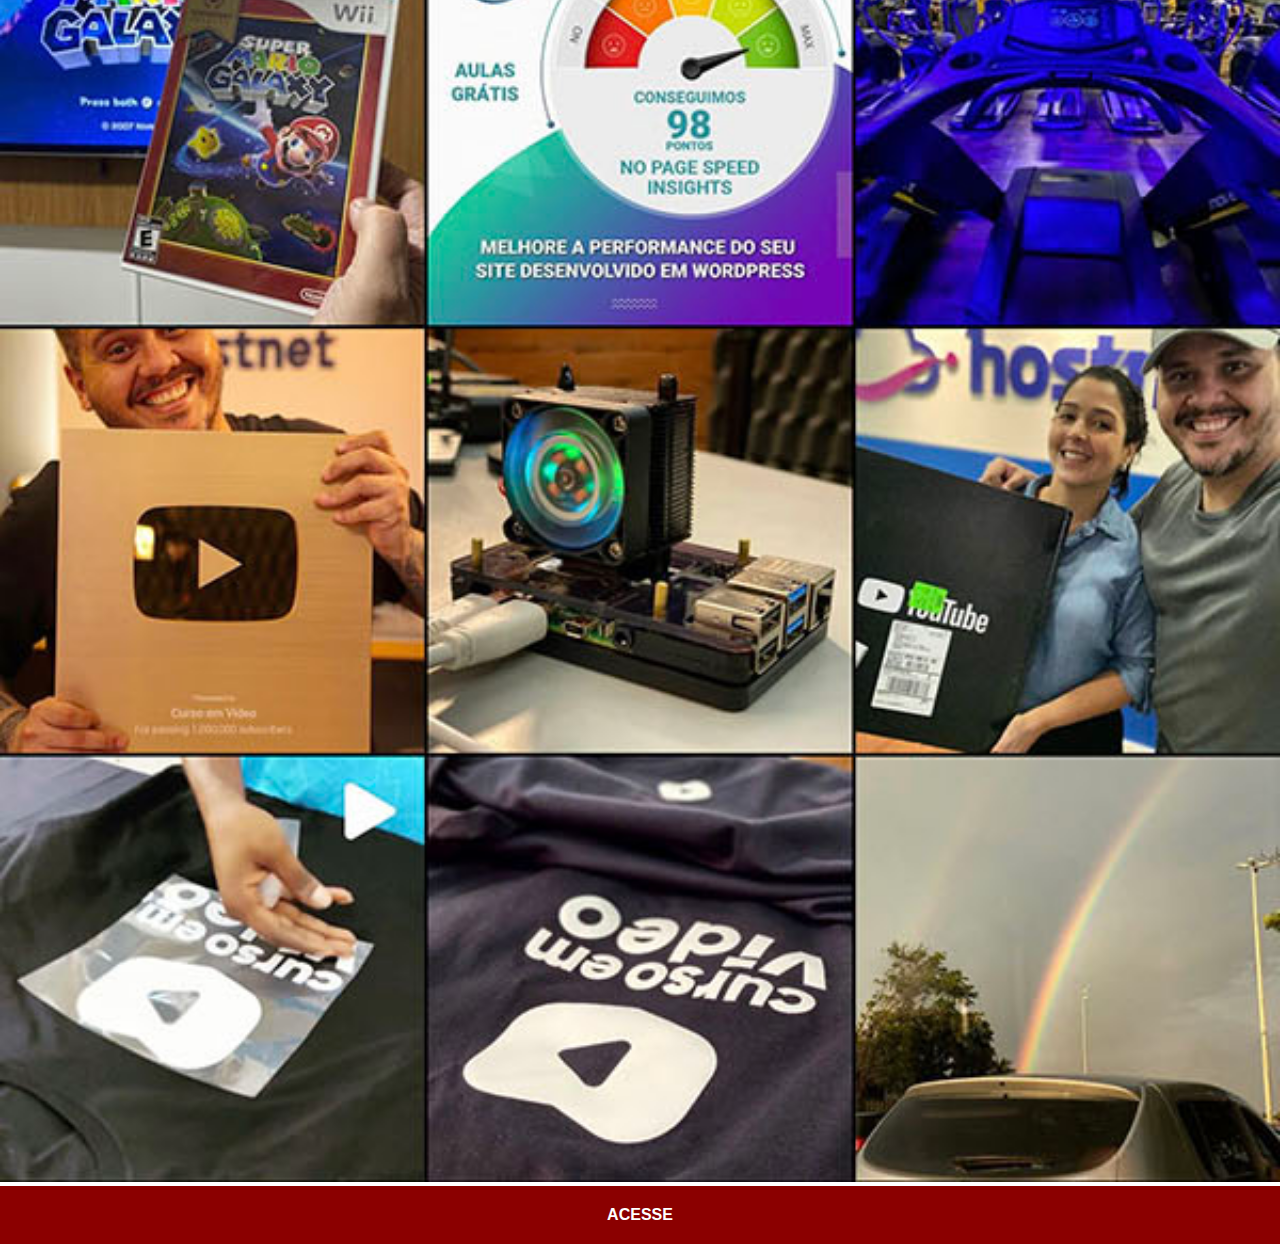
<file: instagram.html>
<!DOCTYPE html>
<html lang="pt-br">
<head>
    <meta charset="UTF-8">
    <meta name="viewport" content="width=device-width, initial-scale=1.0">
    <title>Instagram</title>
    <link rel="stylesheet" href="estilos/social.css">
</head>
<body>
    <img src="imagens/tela-instagram.jpg" alt="Instagram">
    <a href="https://www.instagram.com/gabriel_maraschin/" target="_blank">ACESSE</a>
</body>
</html>
</file>
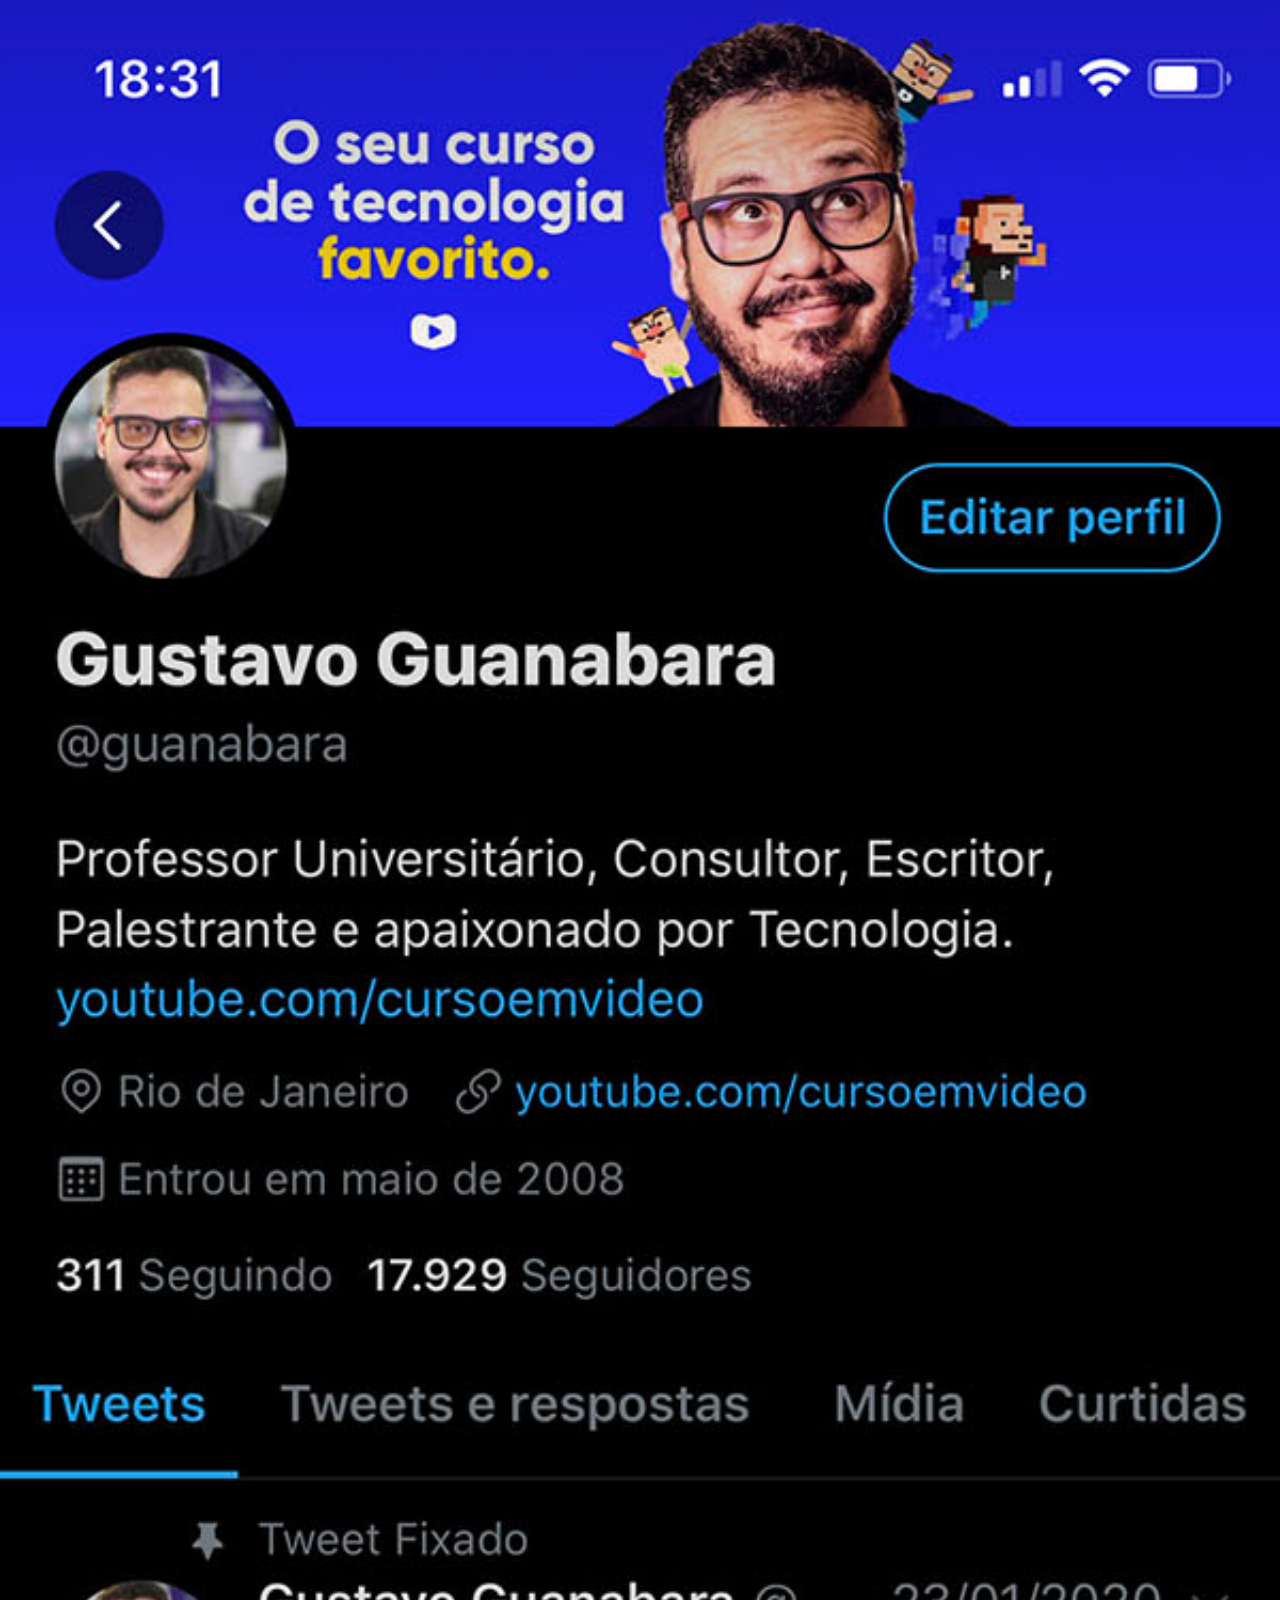
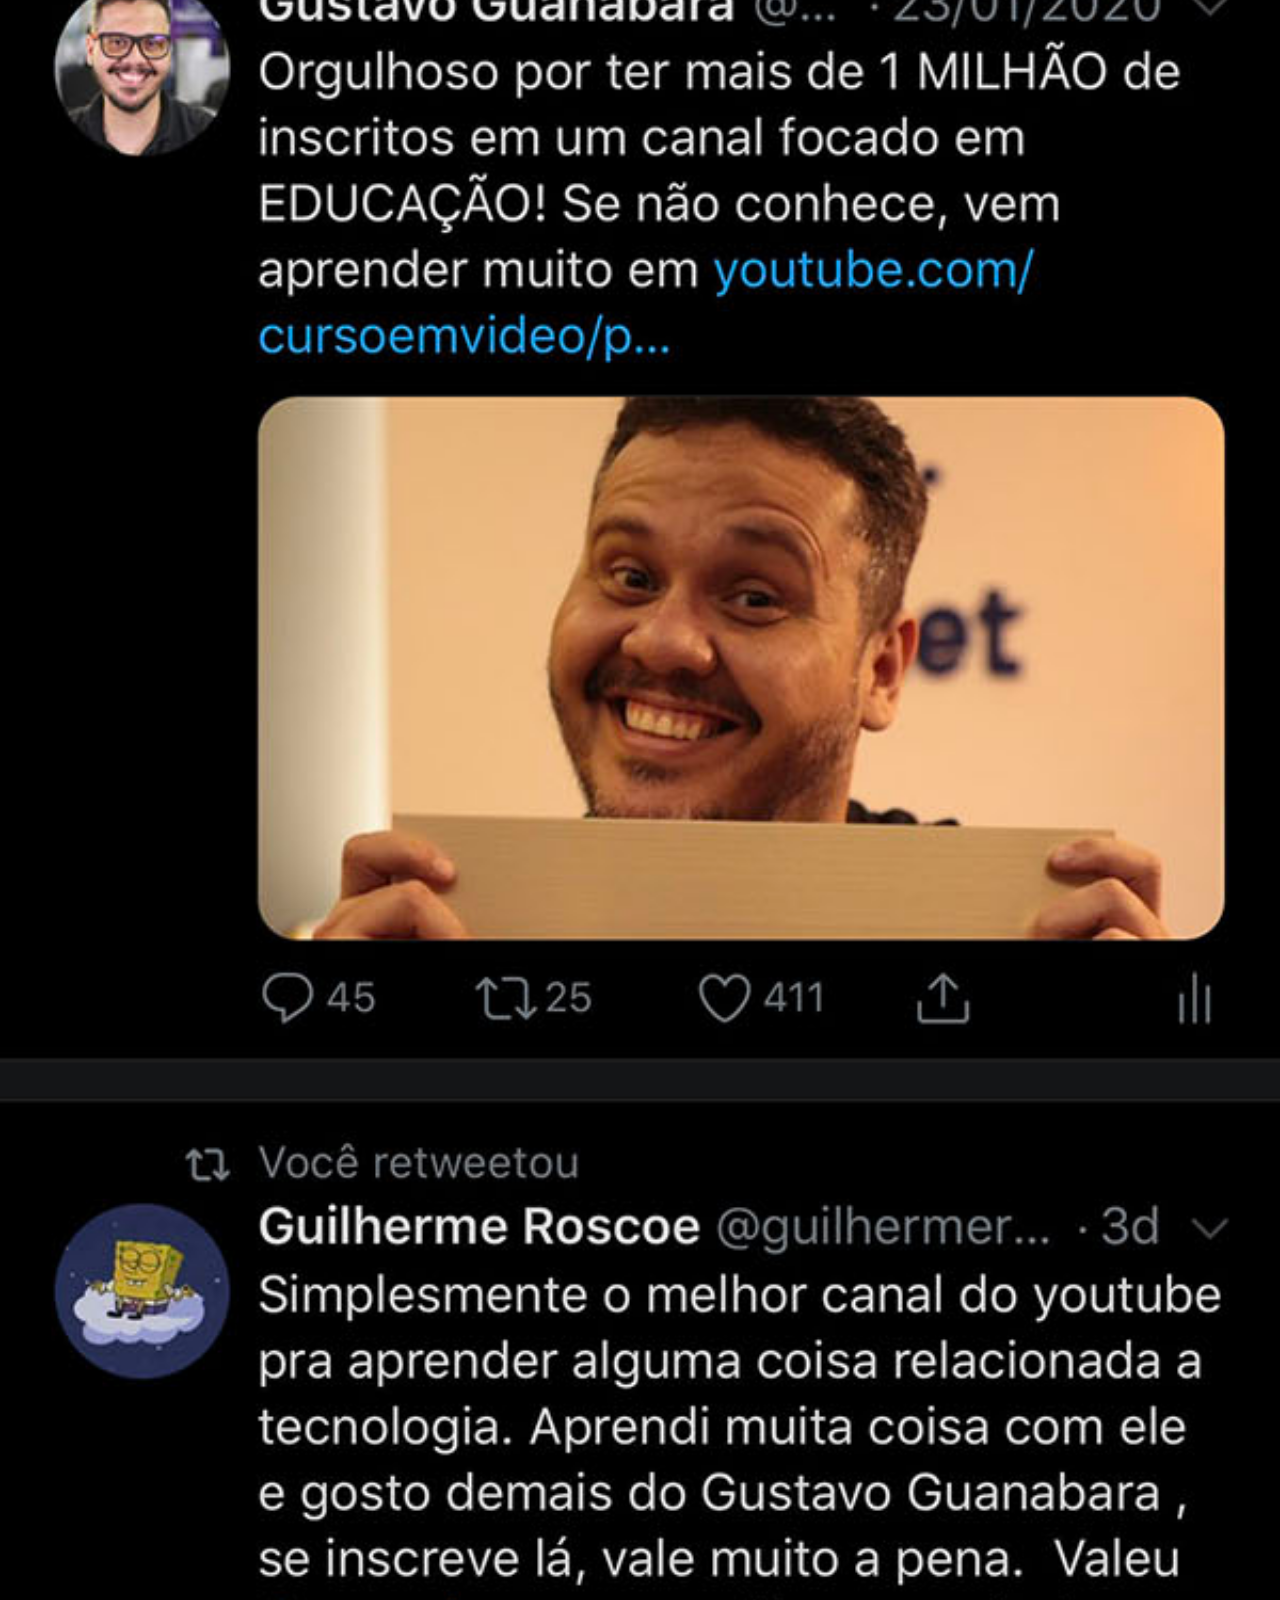
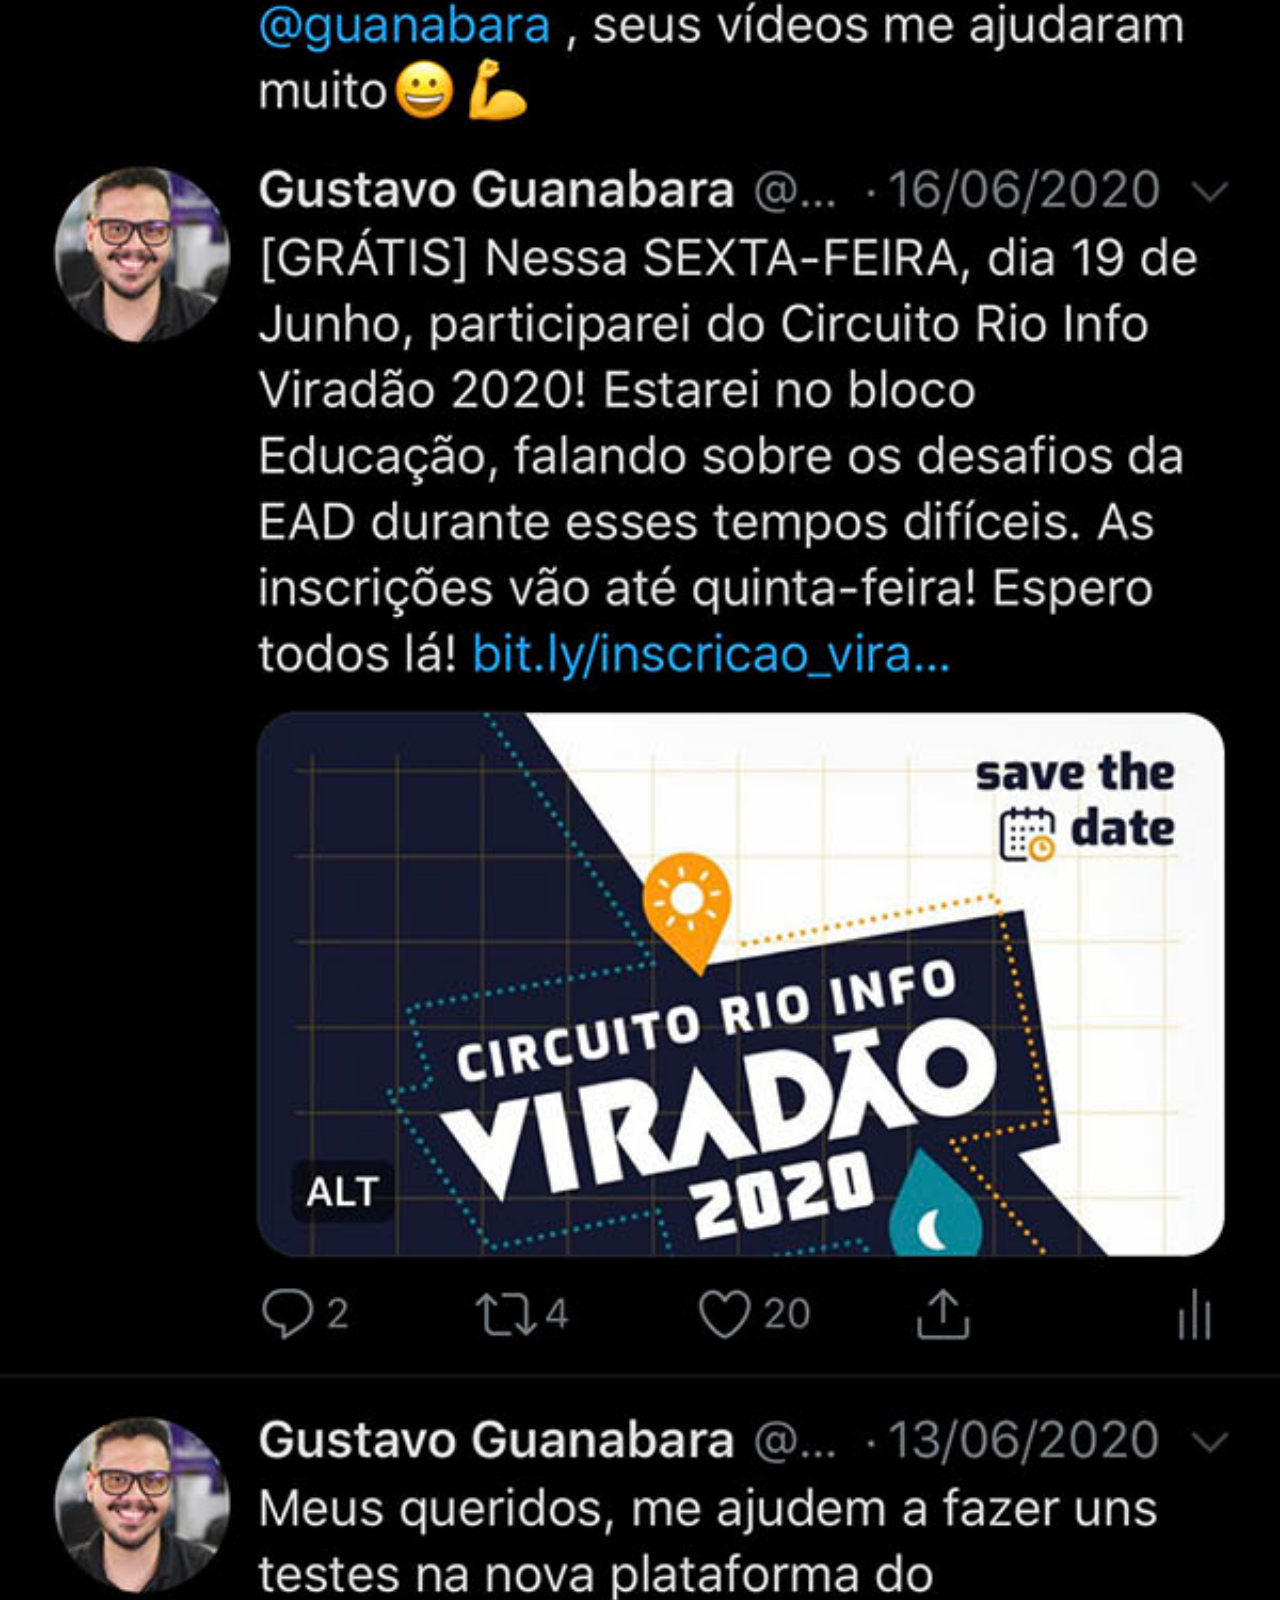
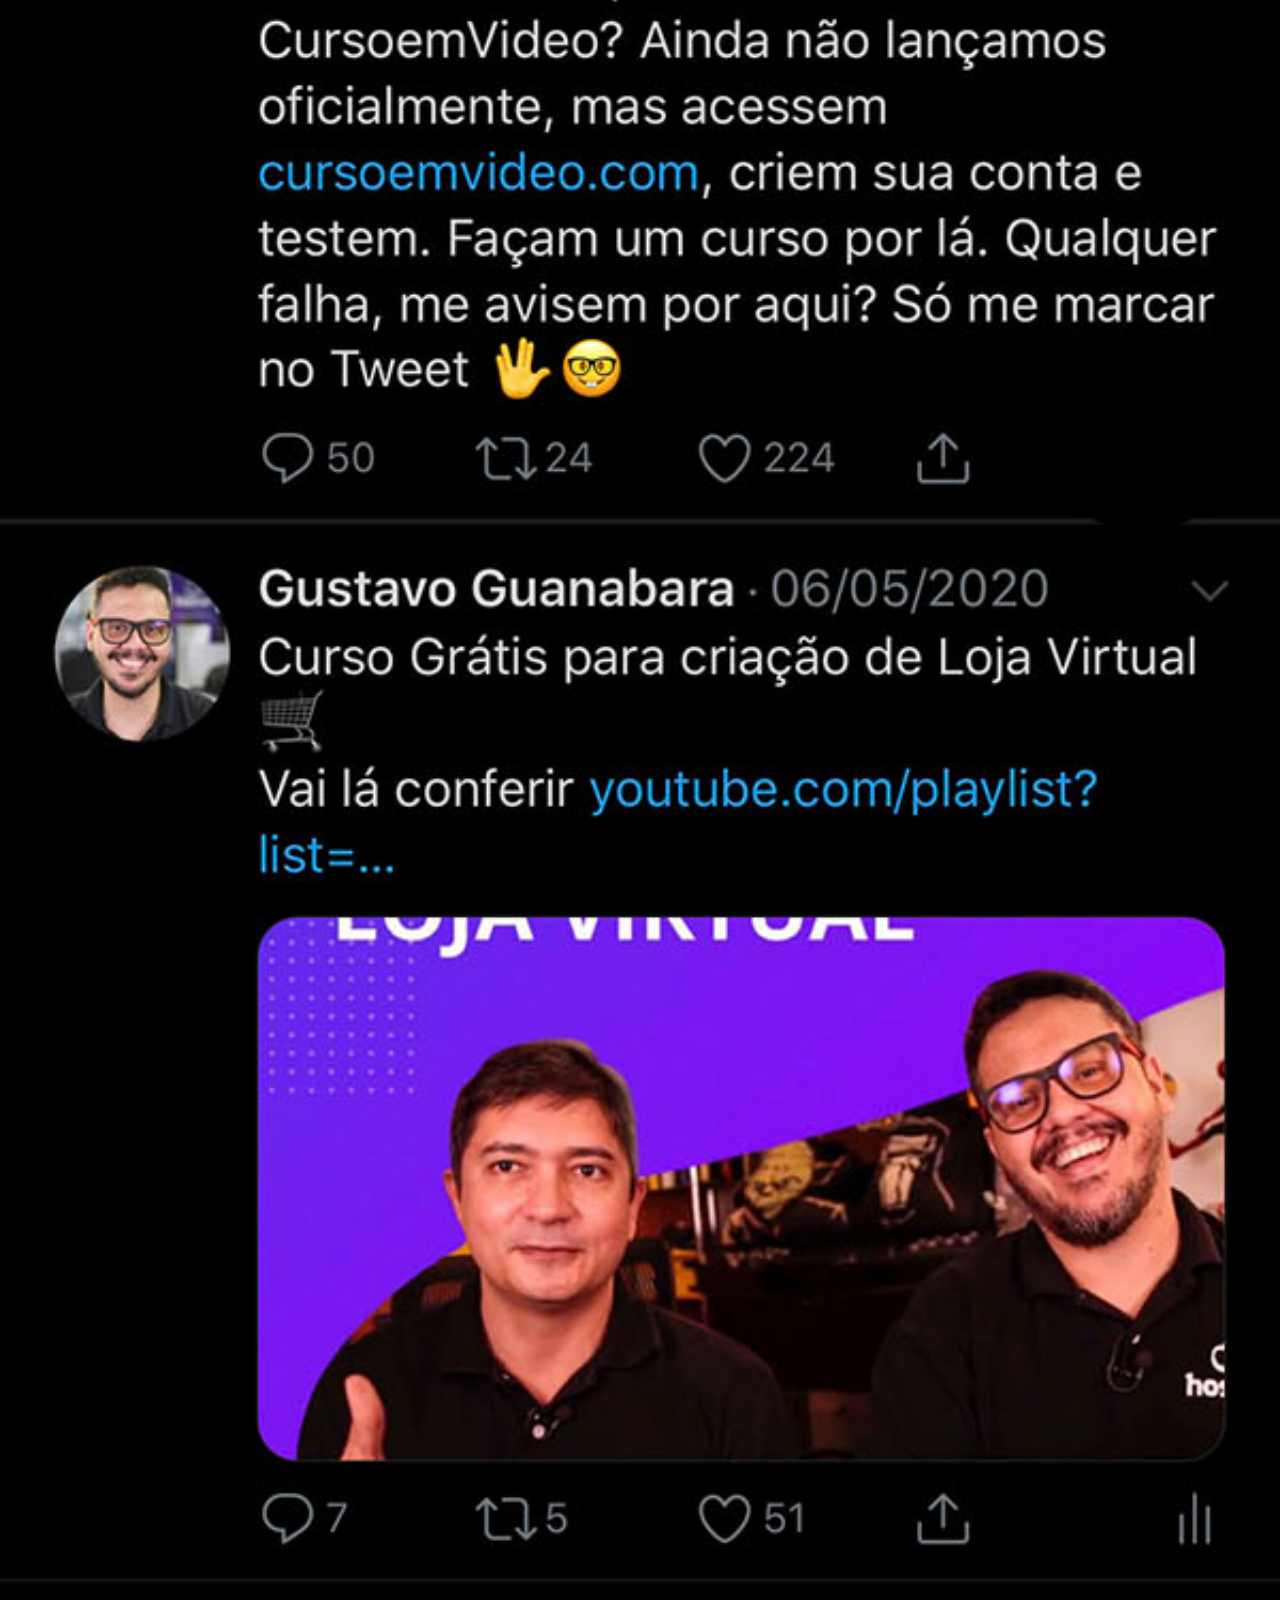
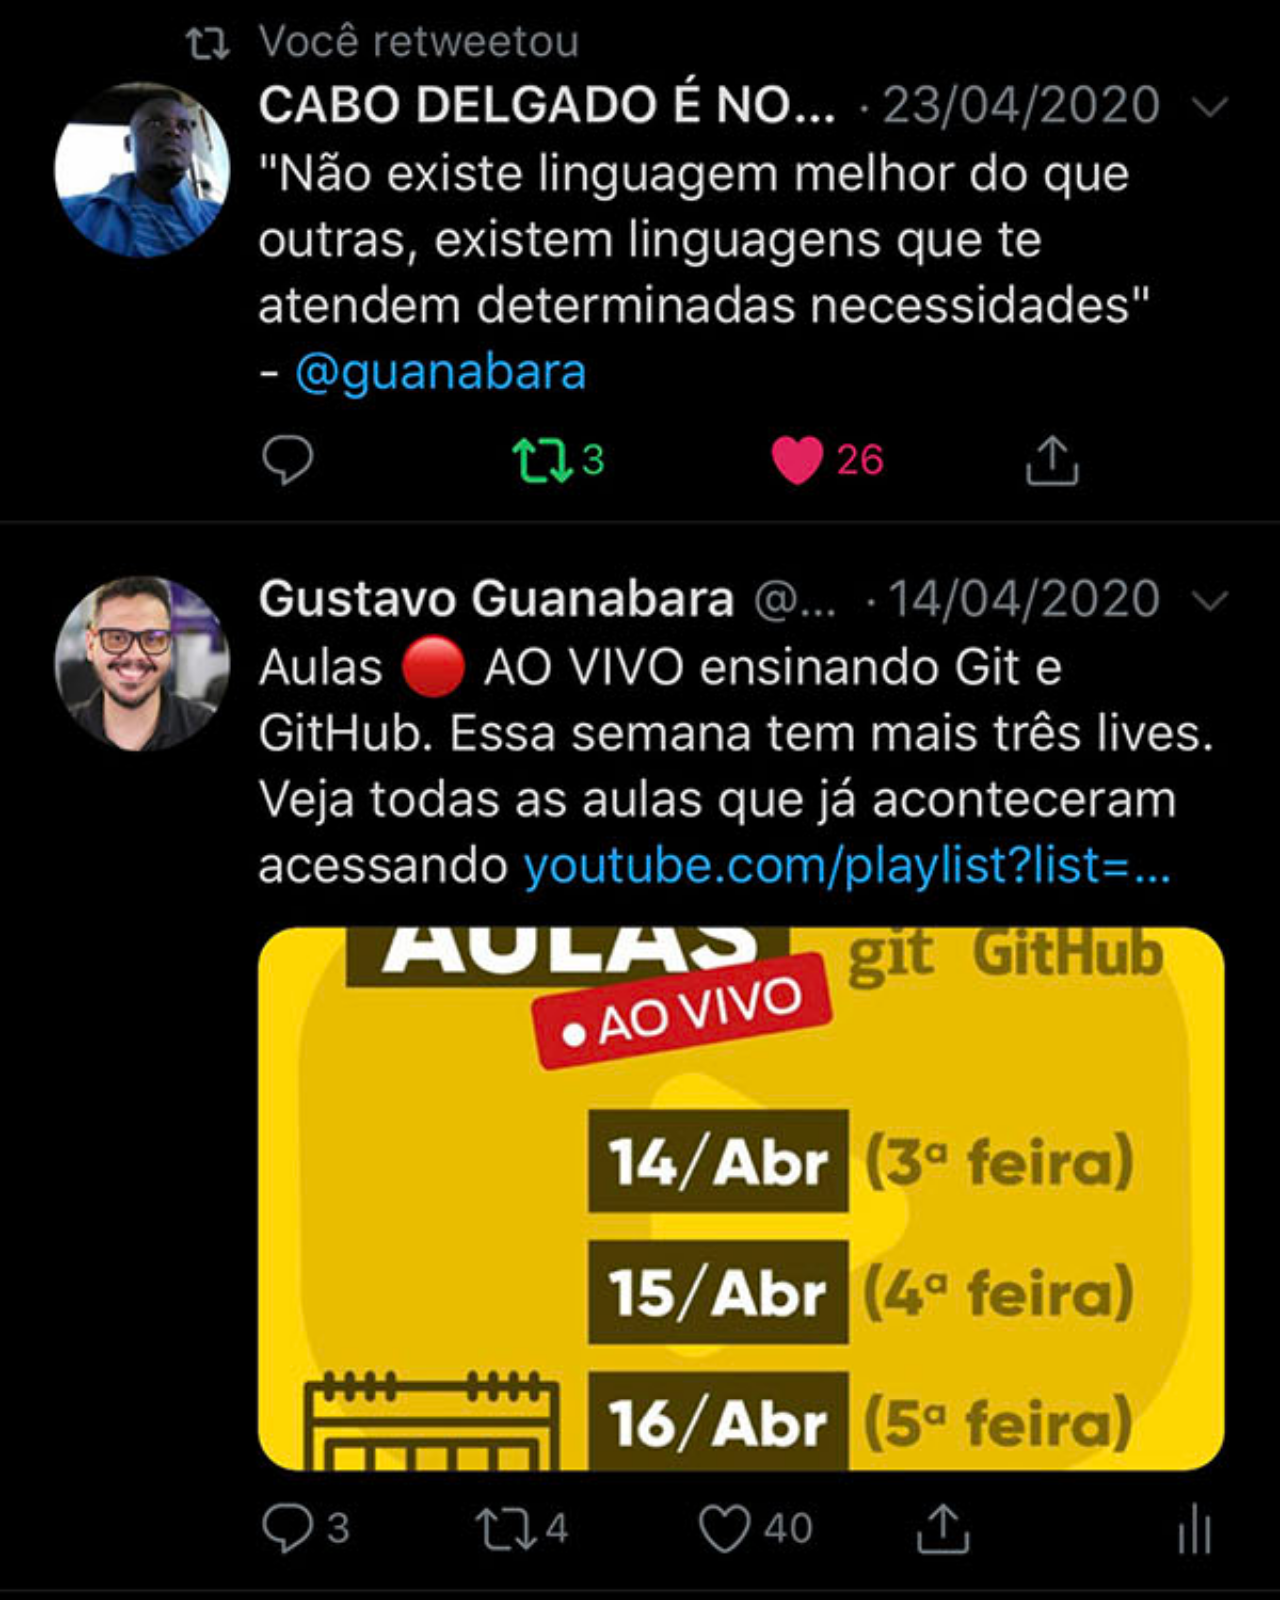
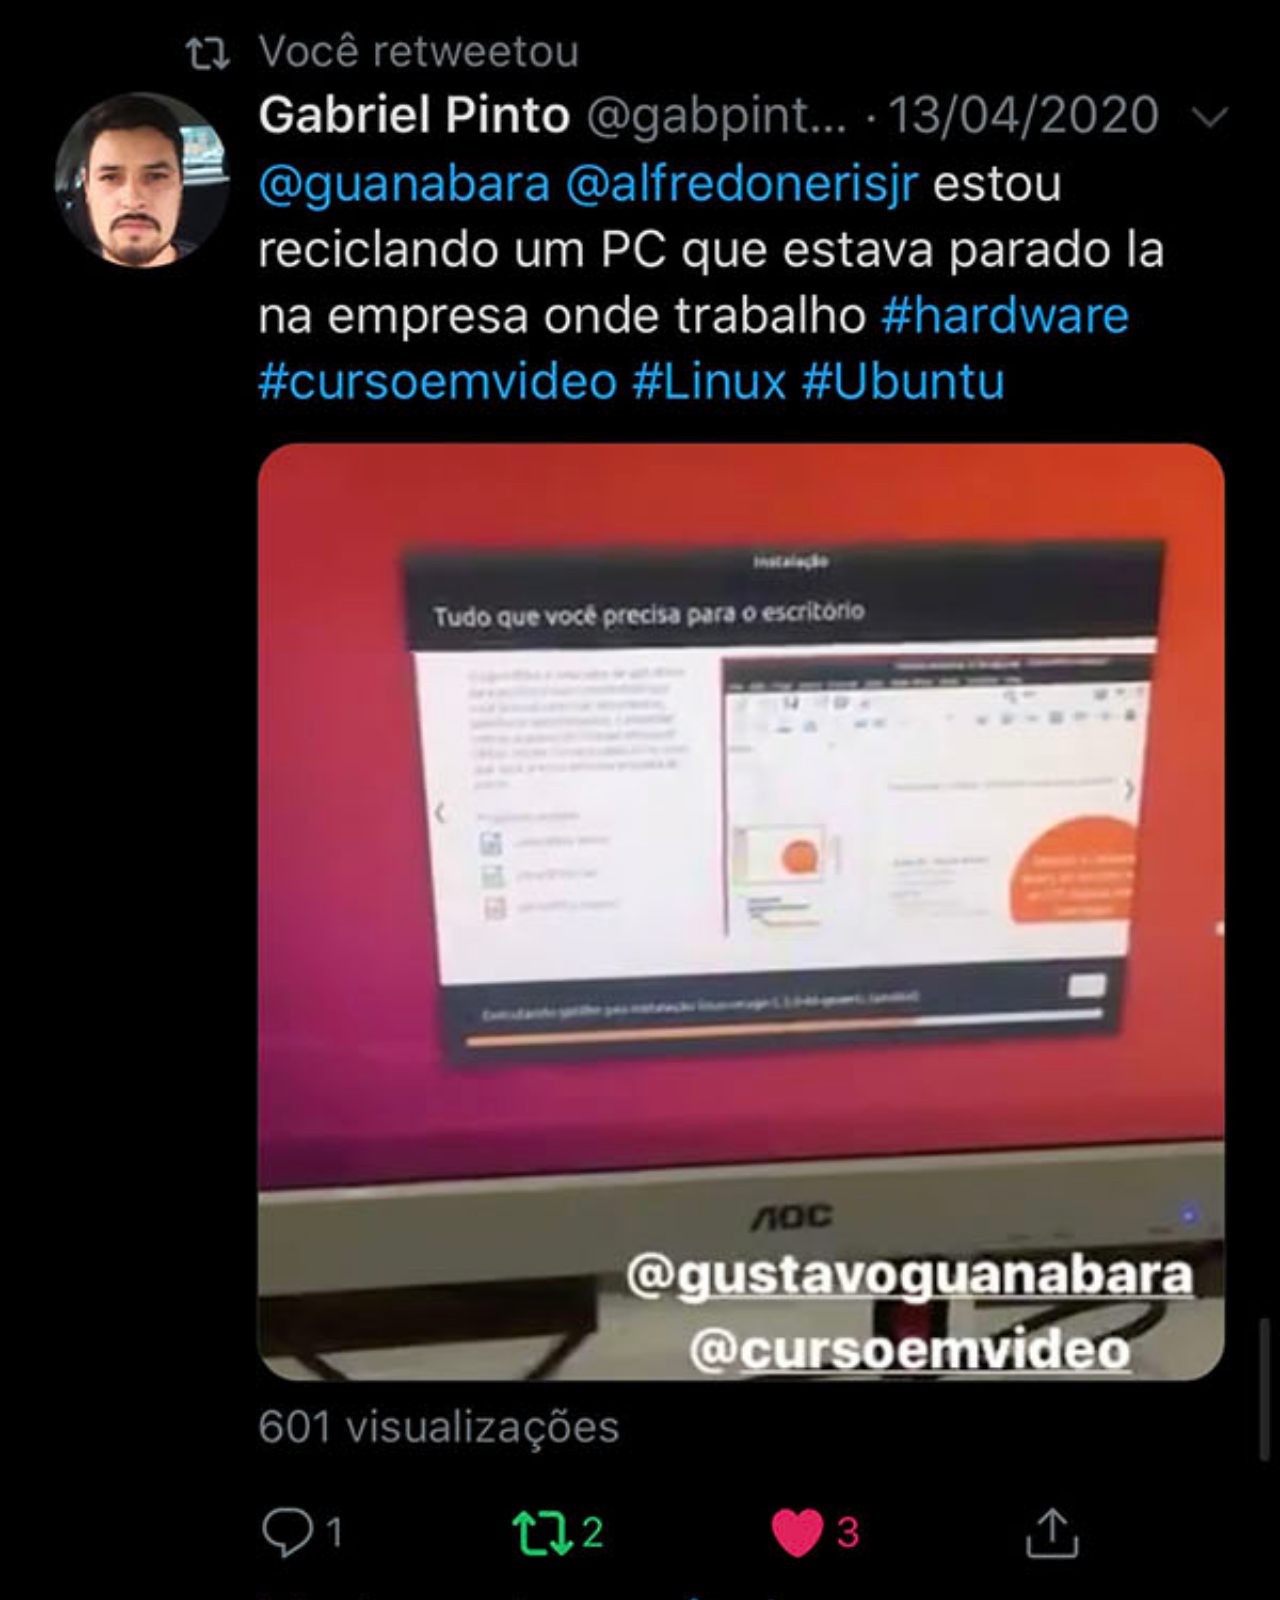
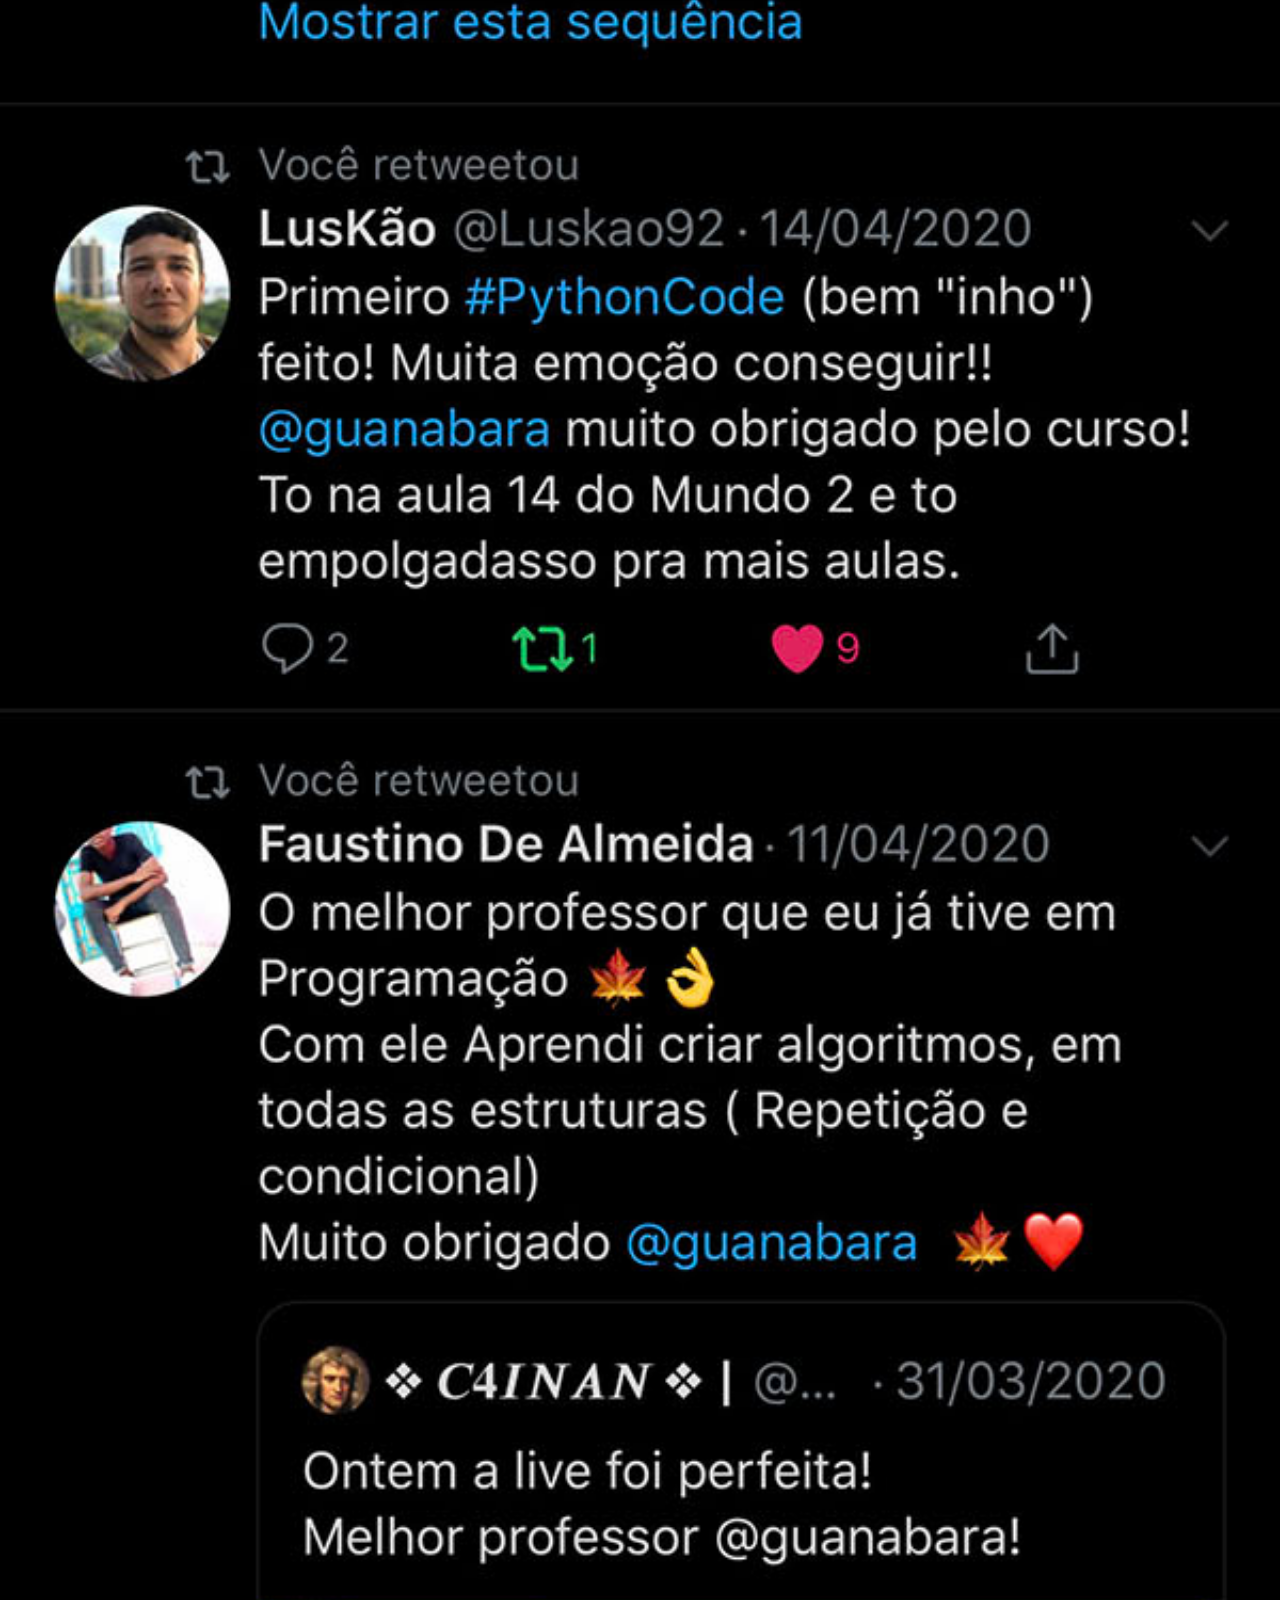
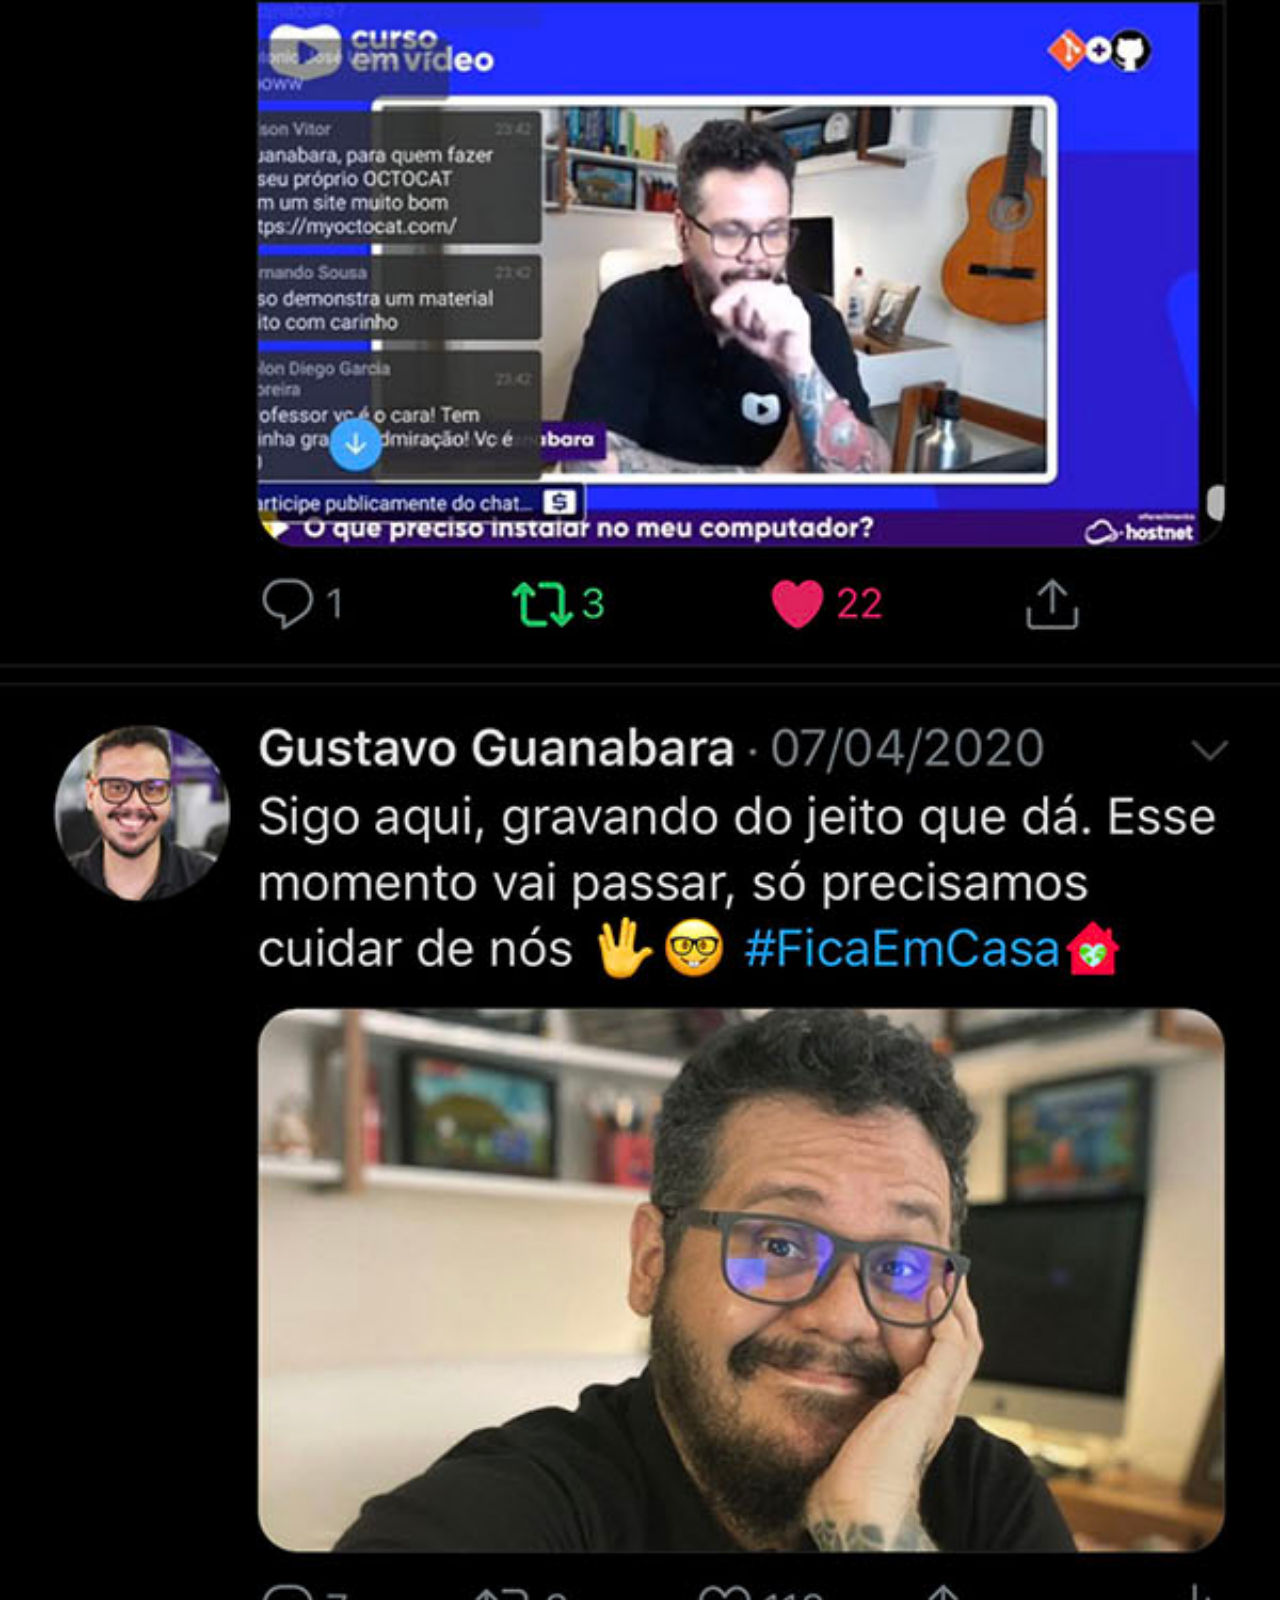
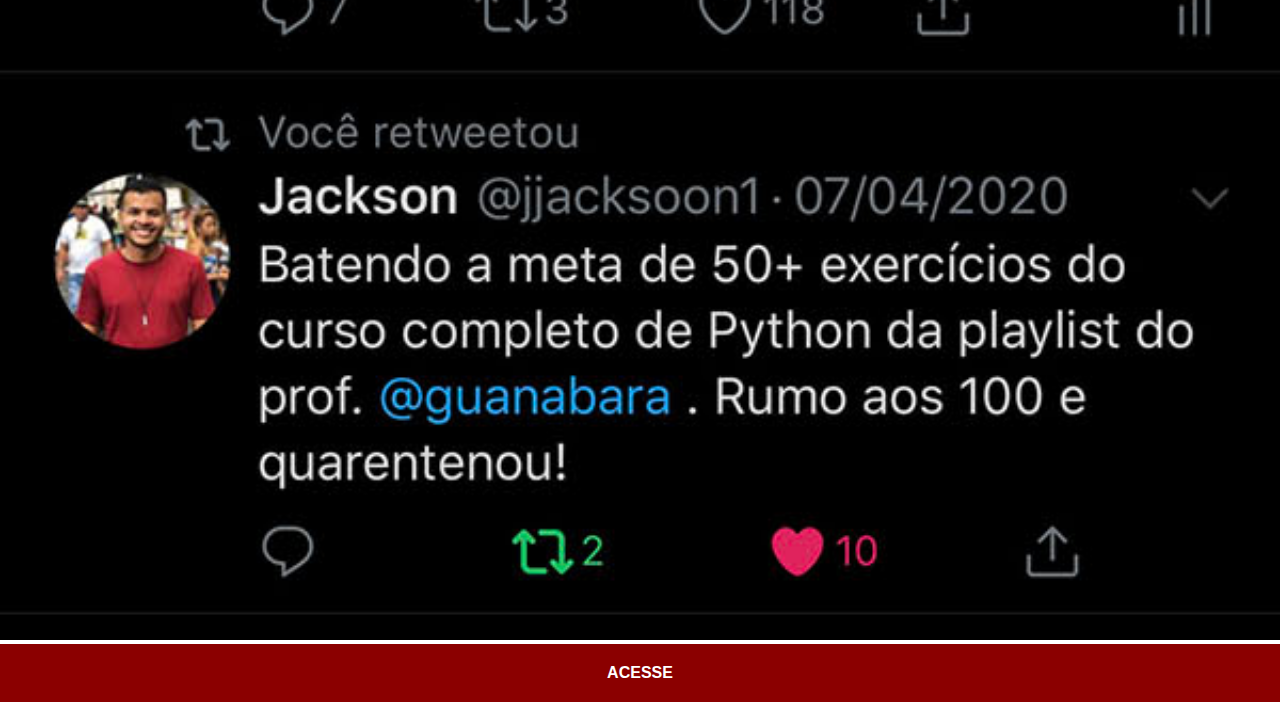
<file: twitter.html>
<!DOCTYPE html>
<html lang="pt-br">
<head>
    <meta charset="UTF-8">
    <meta name="viewport" content="width=device-width, initial-scale=1.0">
    <title>Twitter</title>
    <link rel="stylesheet" href="estilos/social.css">
</head>
<body>
    <img src="imagens/tela-twitter.jpg" alt="Twitter">
    <a href="https://x.com/" target="_blank">ACESSE</a>
</body>
</html>
</file>
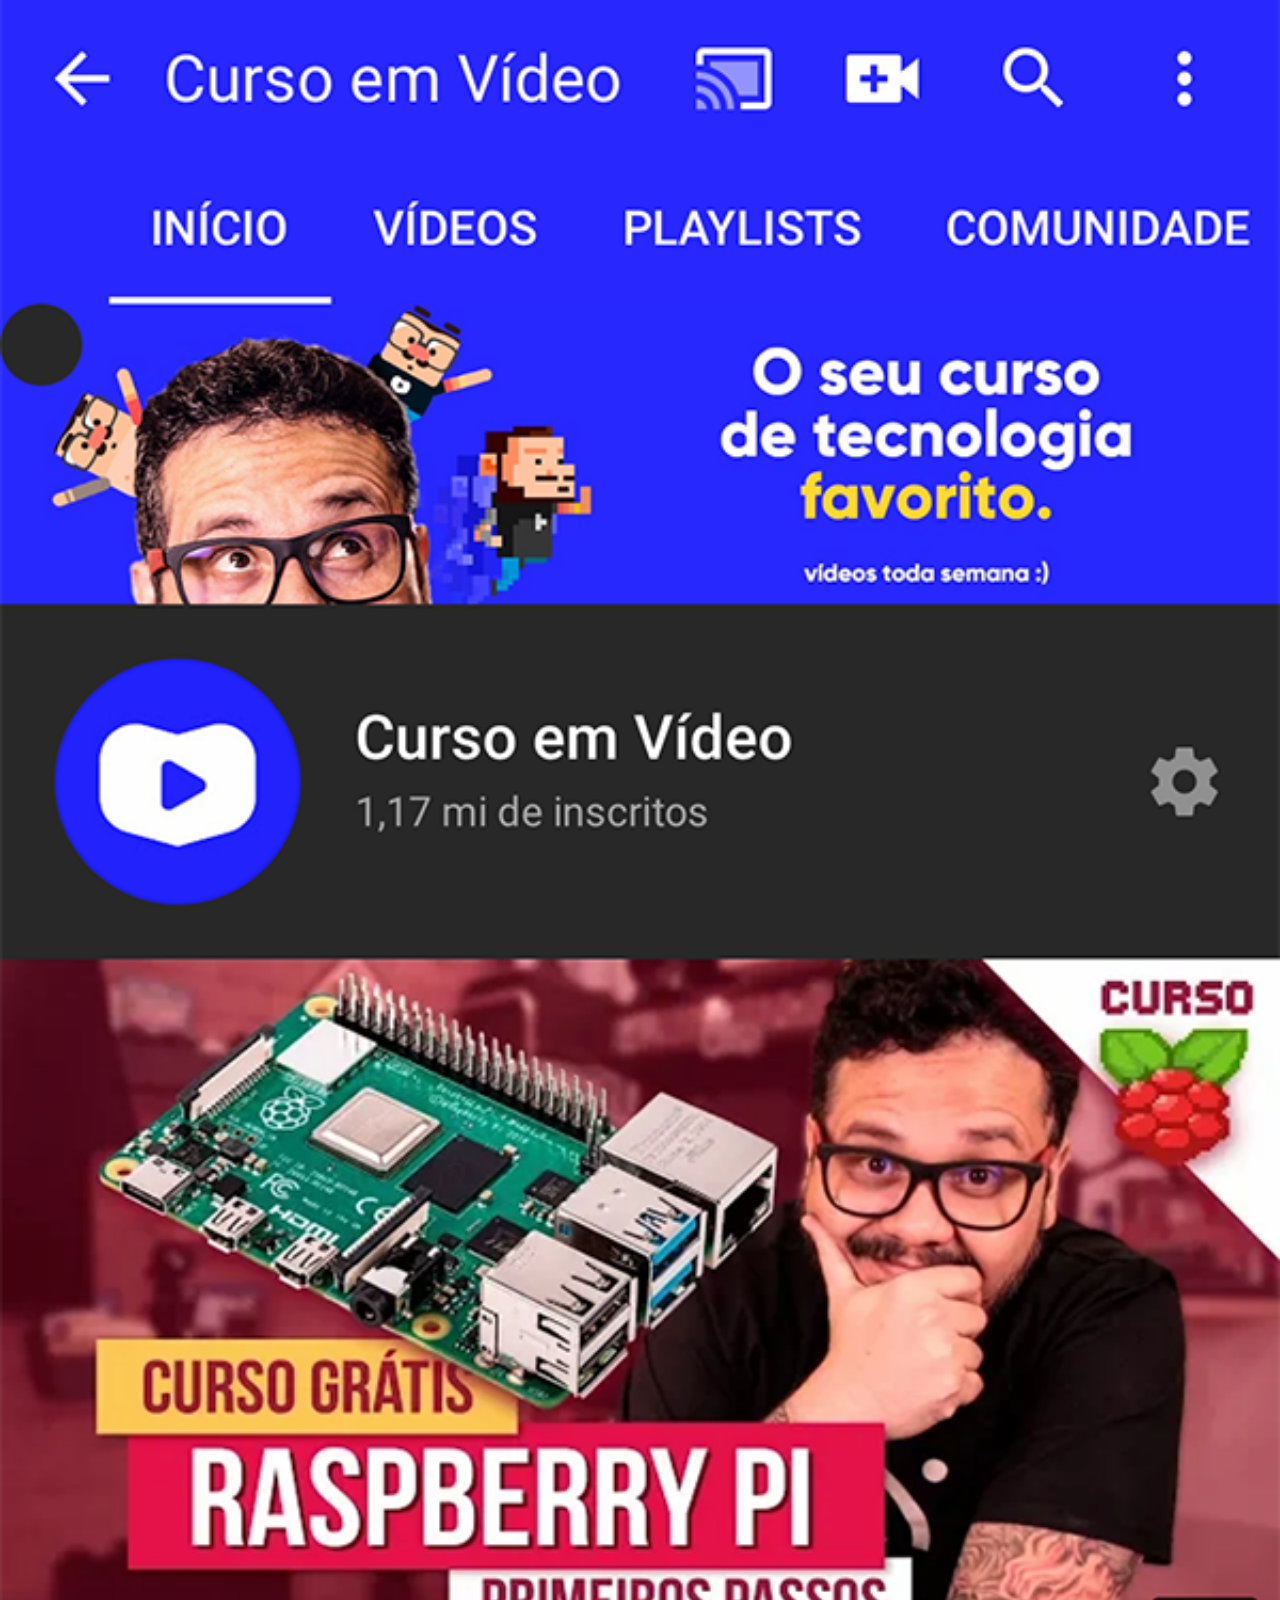
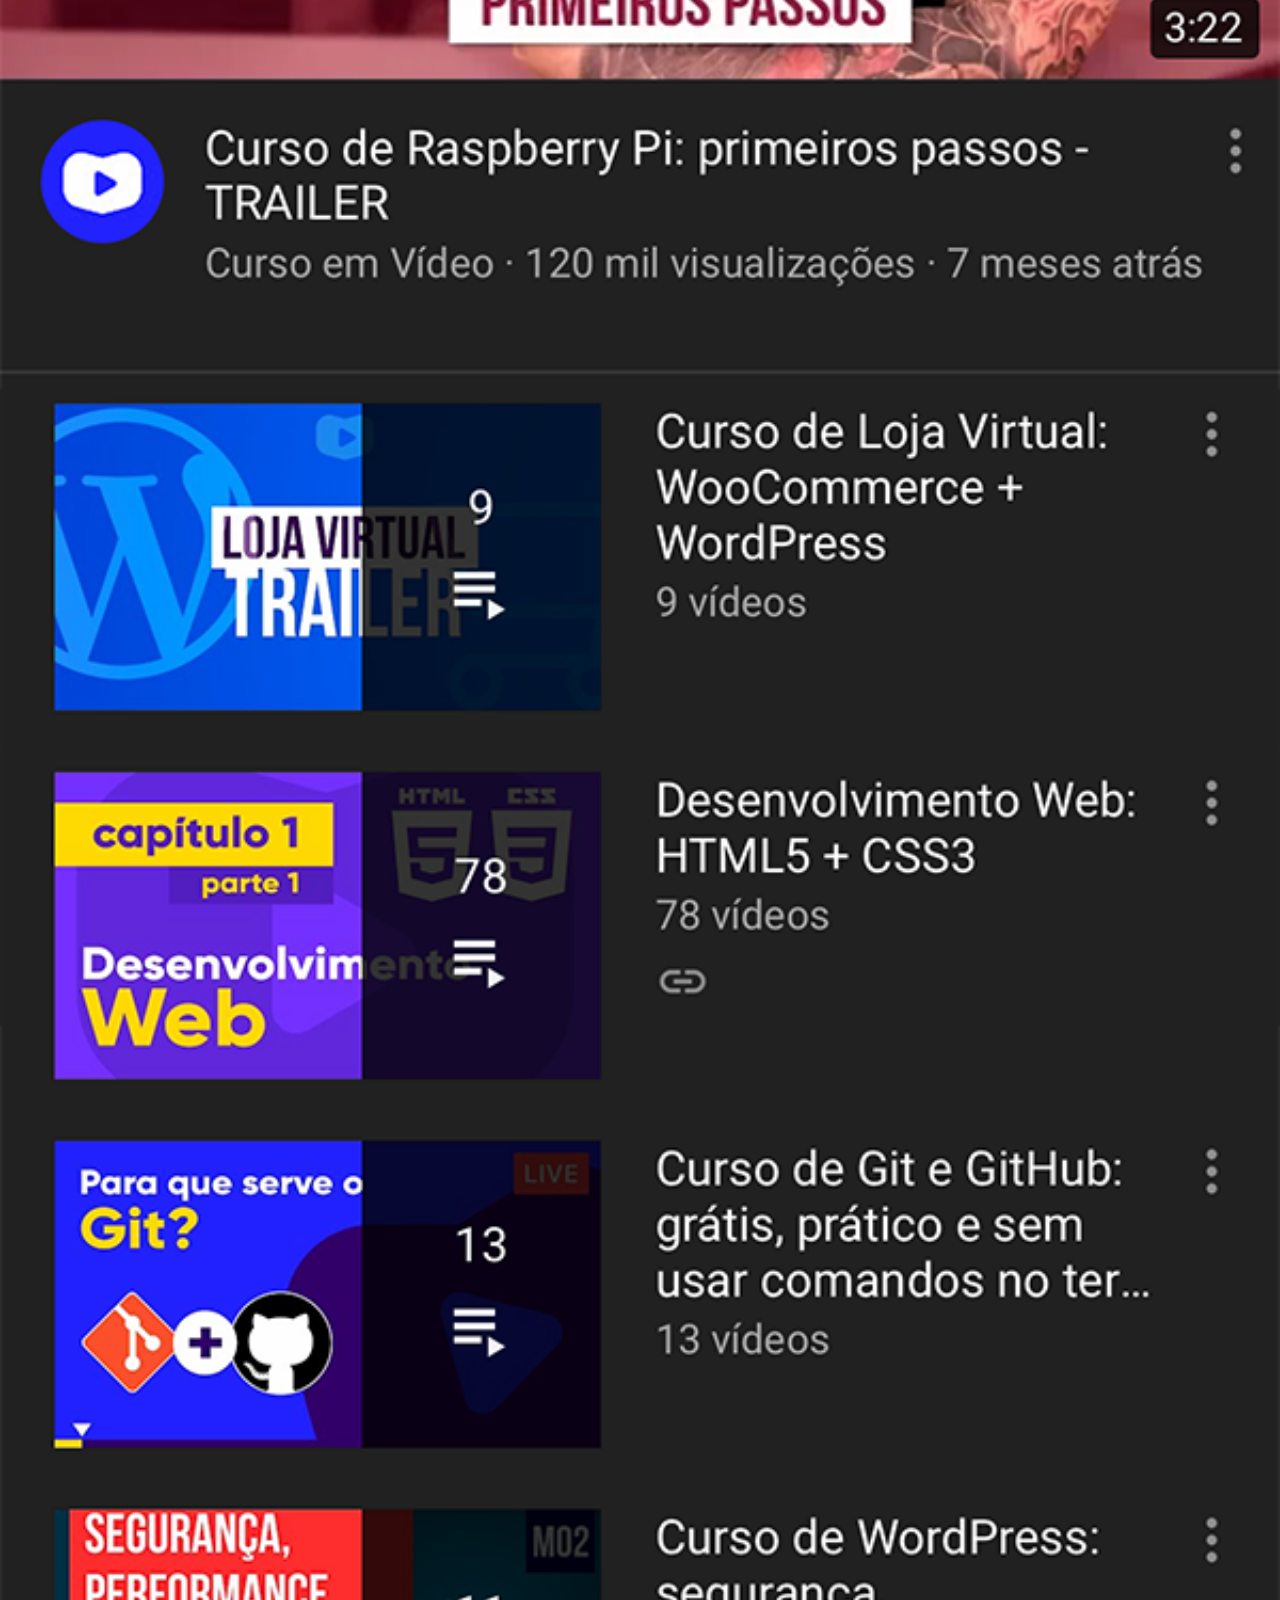
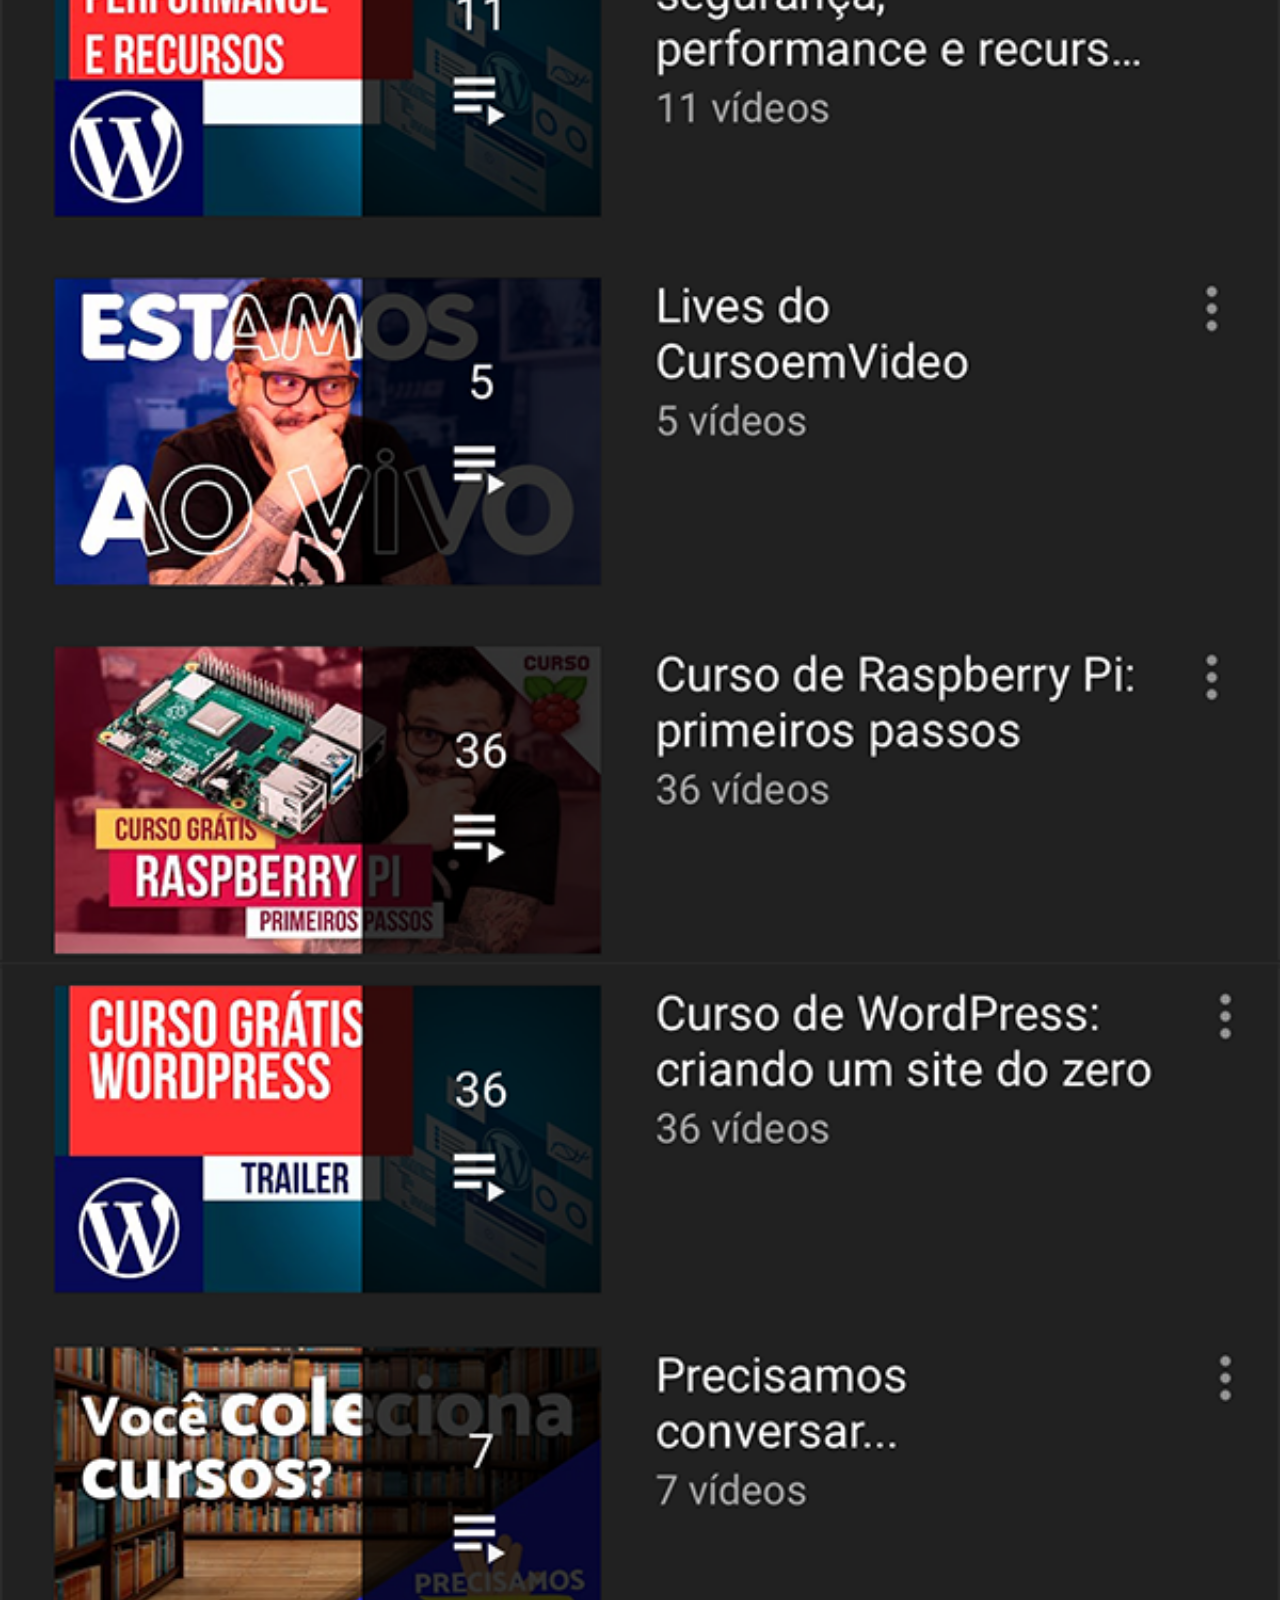
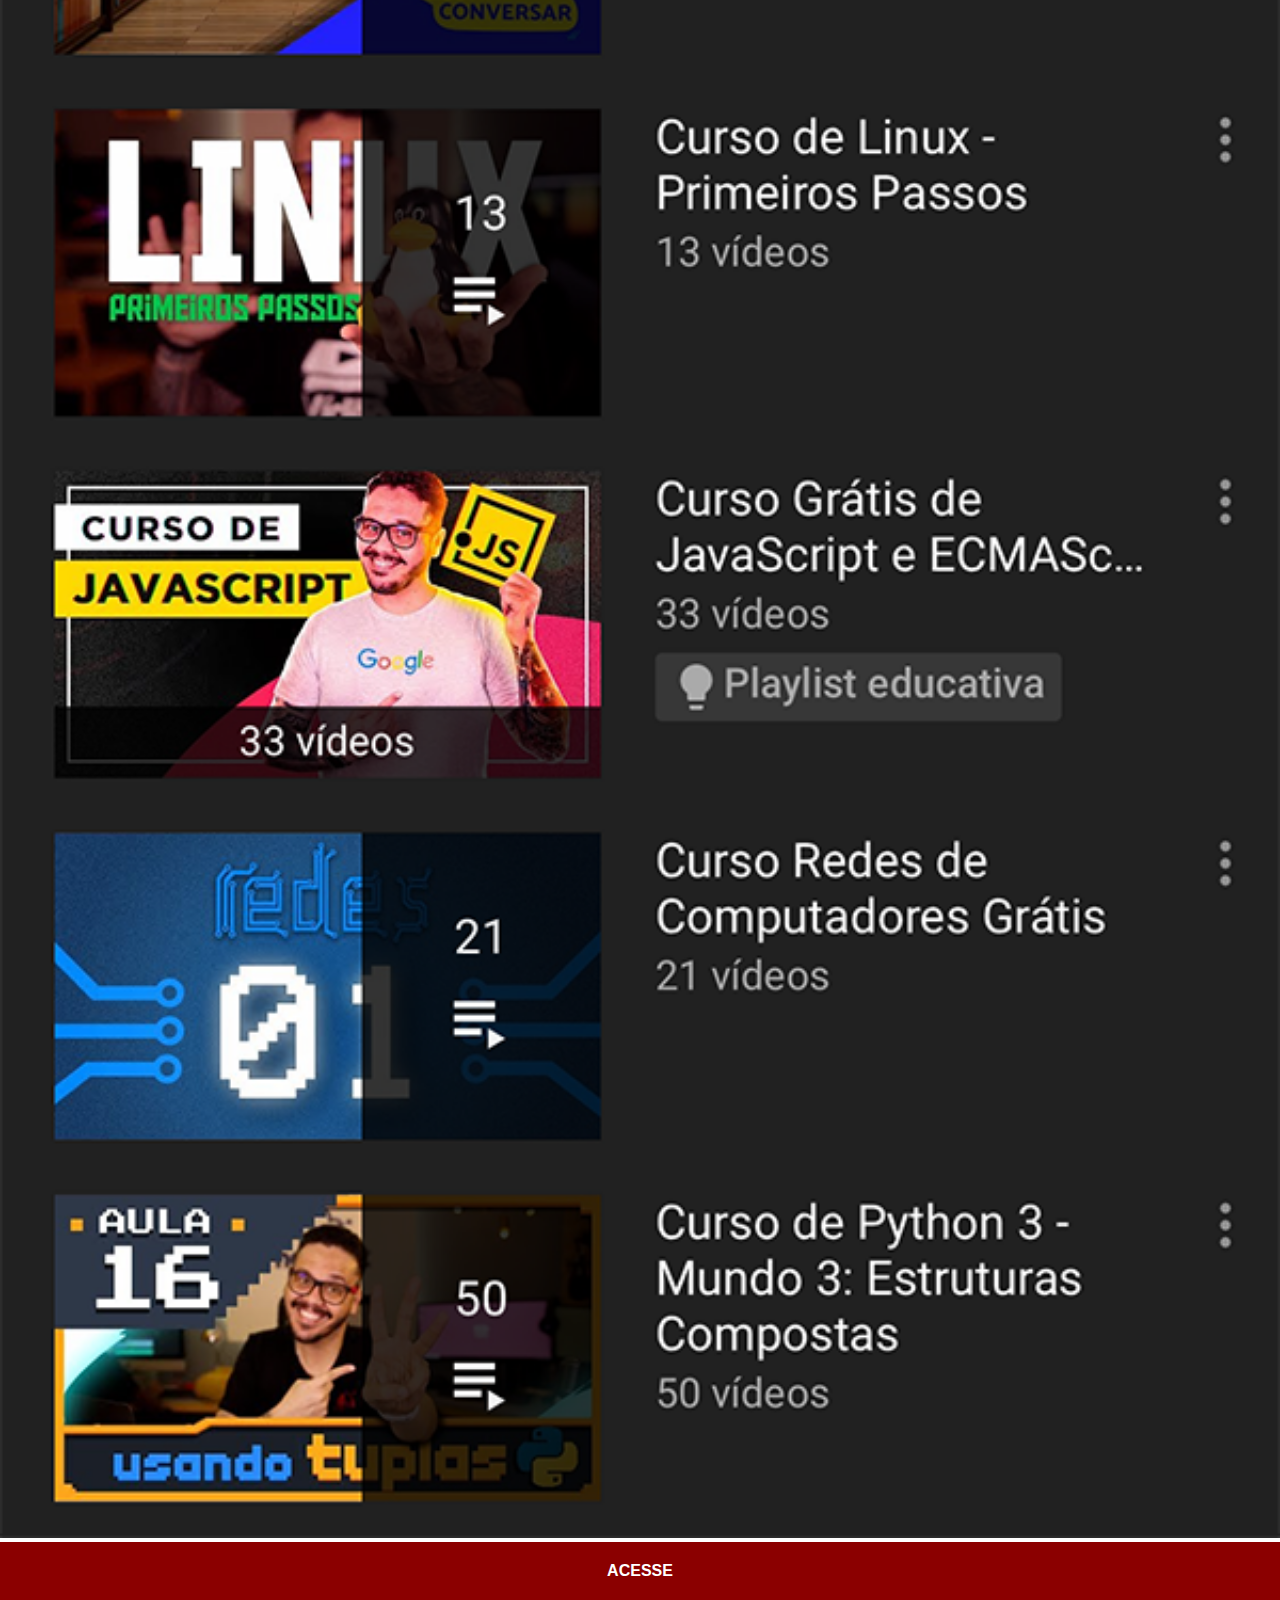
<file: youtube.html>
<!DOCTYPE html>
<html lang="pt-br">
<head>
    <meta charset="UTF-8">
    <meta name="viewport" content="width=device-width, initial-scale=1.0">
    <title>YouTube</title>
    <link rel="stylesheet" href="estilos/social.css">
</head>
<body>
    <img src="imagens/tela-youtube.png" alt="YouTube">
    <a href="https://www.youtube.com/@gabrielmaraschin1651" target="_blank">ACESSE</a>
</body>
</html>
</file>
<file: estilos/style.css>
@charset "UTF-8";

* {
    margin: 0px;
    padding: 0px;
    font-family: Arial, Helvetica, sans-serif;
}

html, body {
    height: 100vh;
    width: 100vw;
    background-color: black;
}

body {
    background: url('../imagens/fundo-madeira.jpg') no-repeat top center;
    background-size: cover;
    background-attachment: fixed;
}
main {
    position: relative;
    height: 100vh;
}

section#telefone {
    position: absolute;
    top: 50%;
    left: 50%;
    transform: translate(-50%, -50%);
    height: 627px;
    width: 311px;

    background:url('../imagens/frame-iphone.png') no-repeat;
}
</file>
<file: estilos/social.css>
@charset "UTF-8";

* {
    margin: 0px;
    padding: 0px;
    font-family: Arial, Helvetica, sans-serif;
}

::-webkit-scrollbar{
    width: 0px;
    height: 0px;
}

img {
    width: 100vw;
}

a {
    display: block;
    background-color: darkred;
    color: white;
    padding: 20px;
    text-align: center;
    font-weight: bolder;
    text-decoration: none;
}

a:hover {
    background-color: red;
}
</file>
